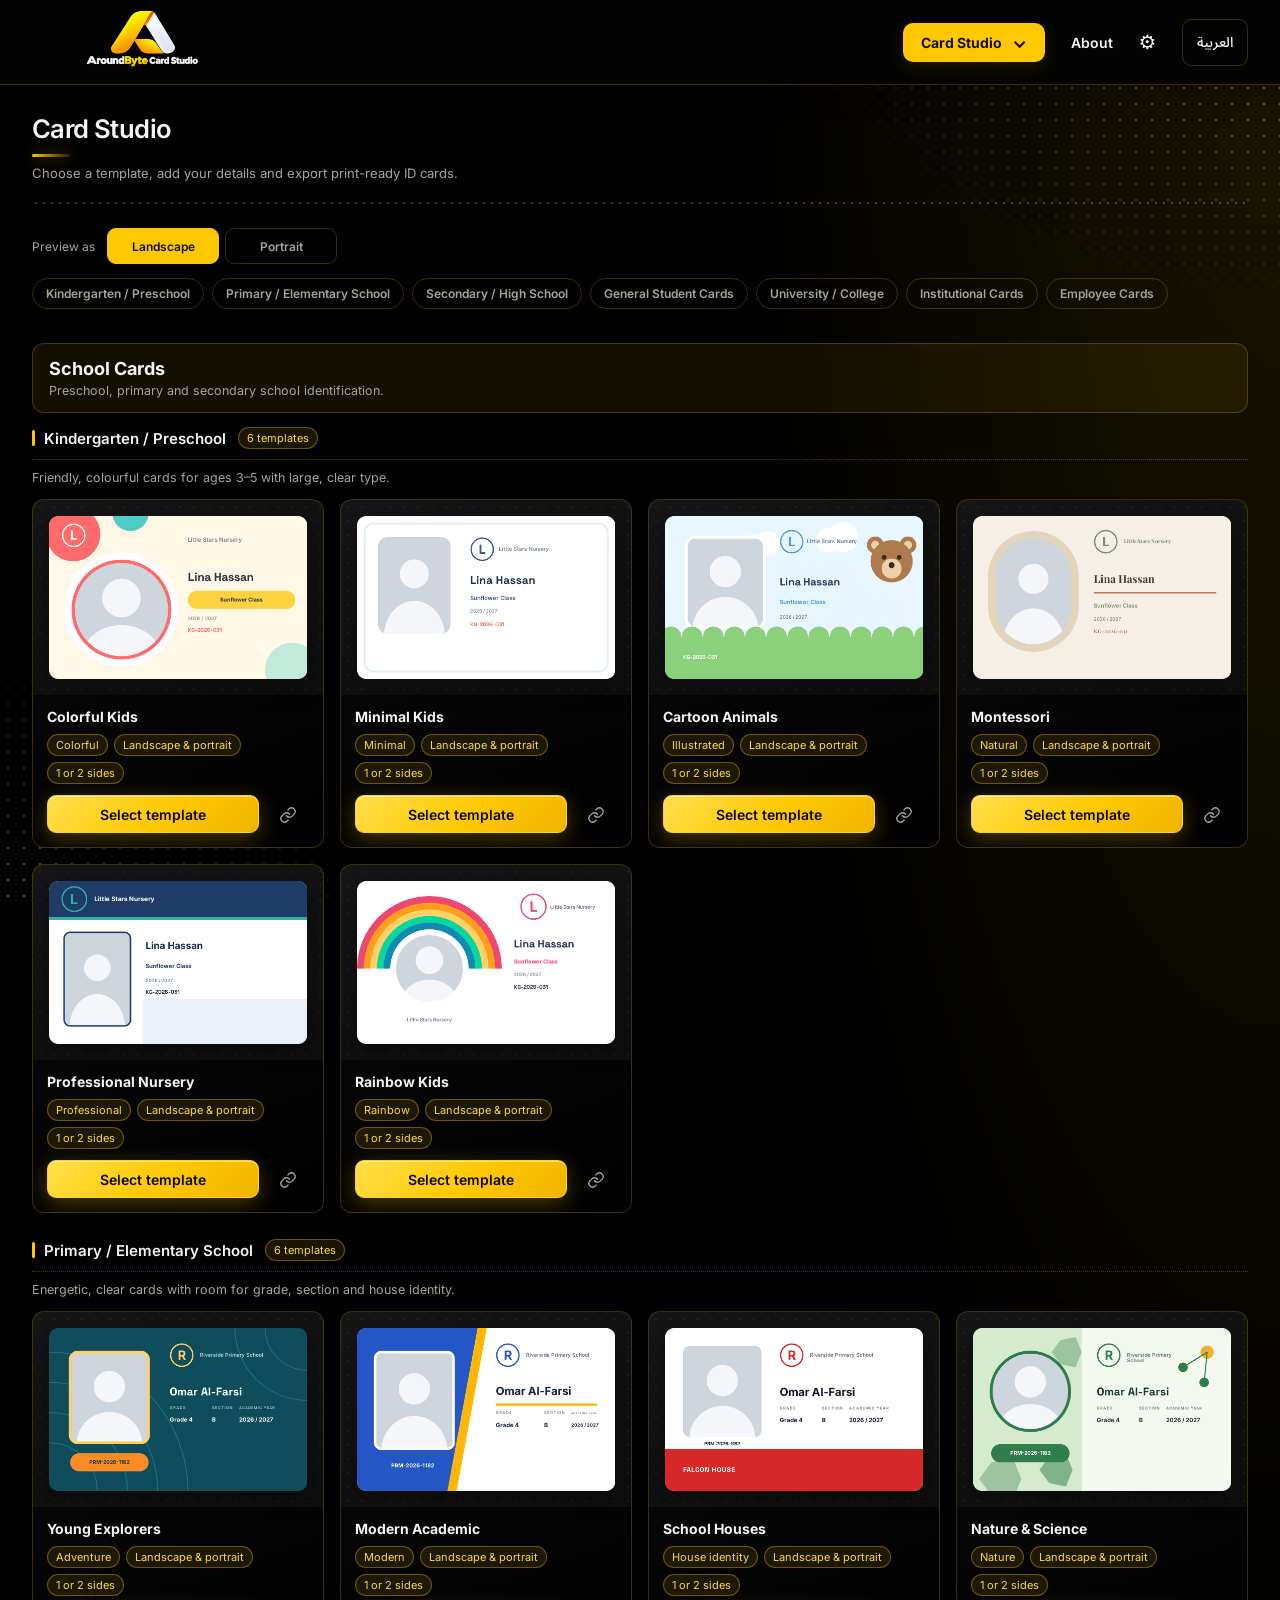
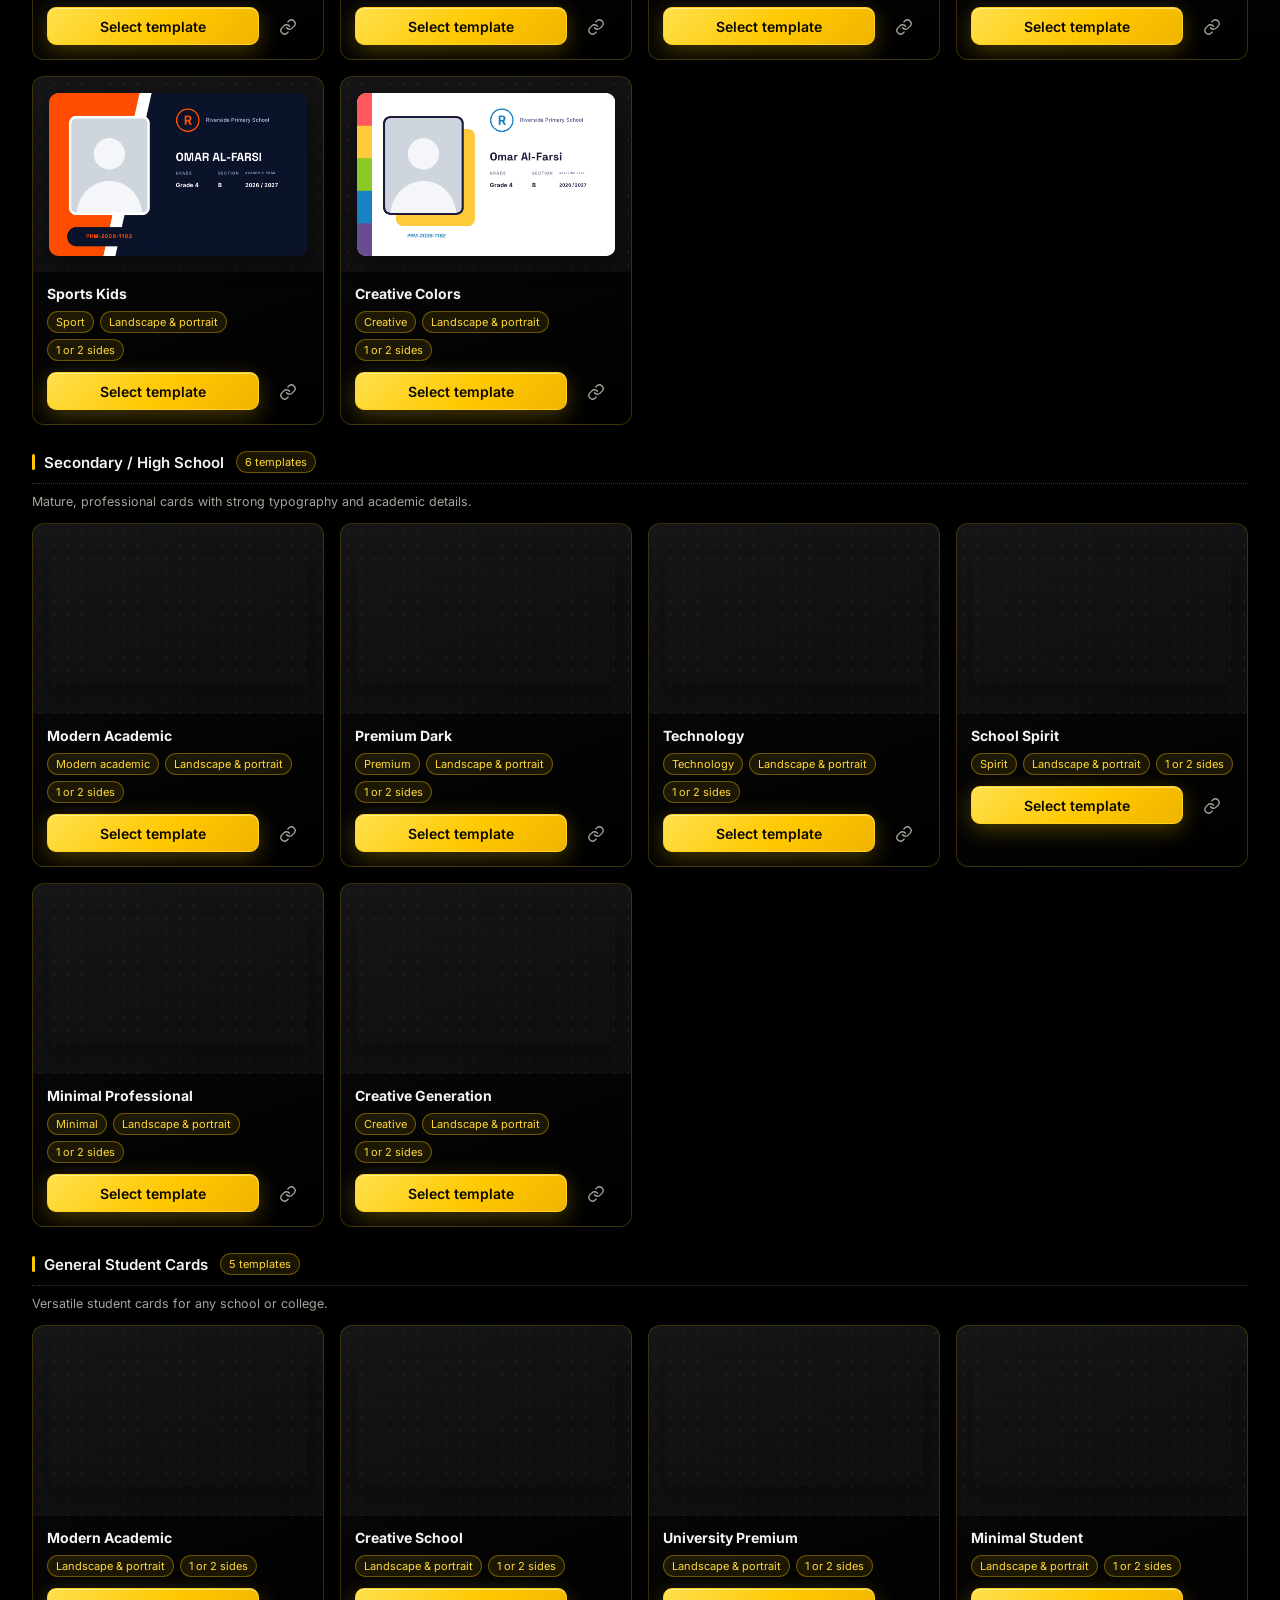
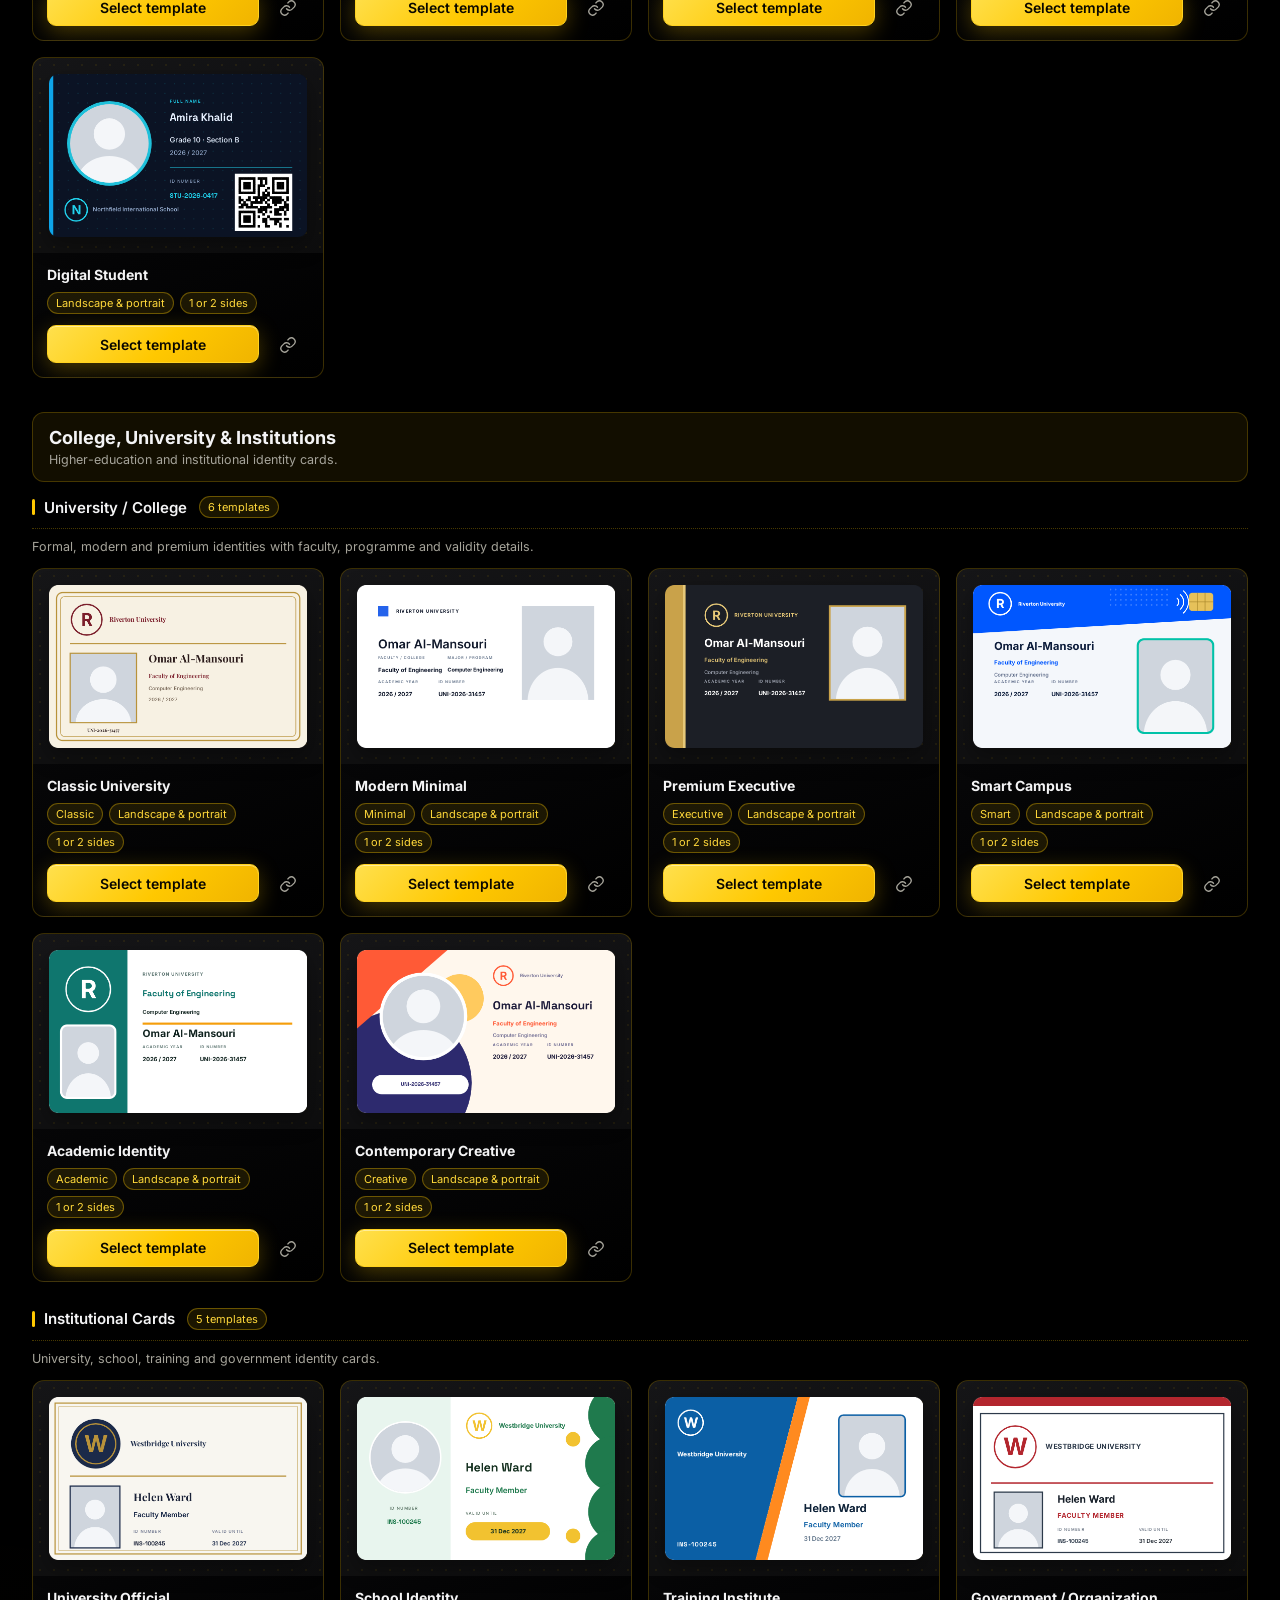
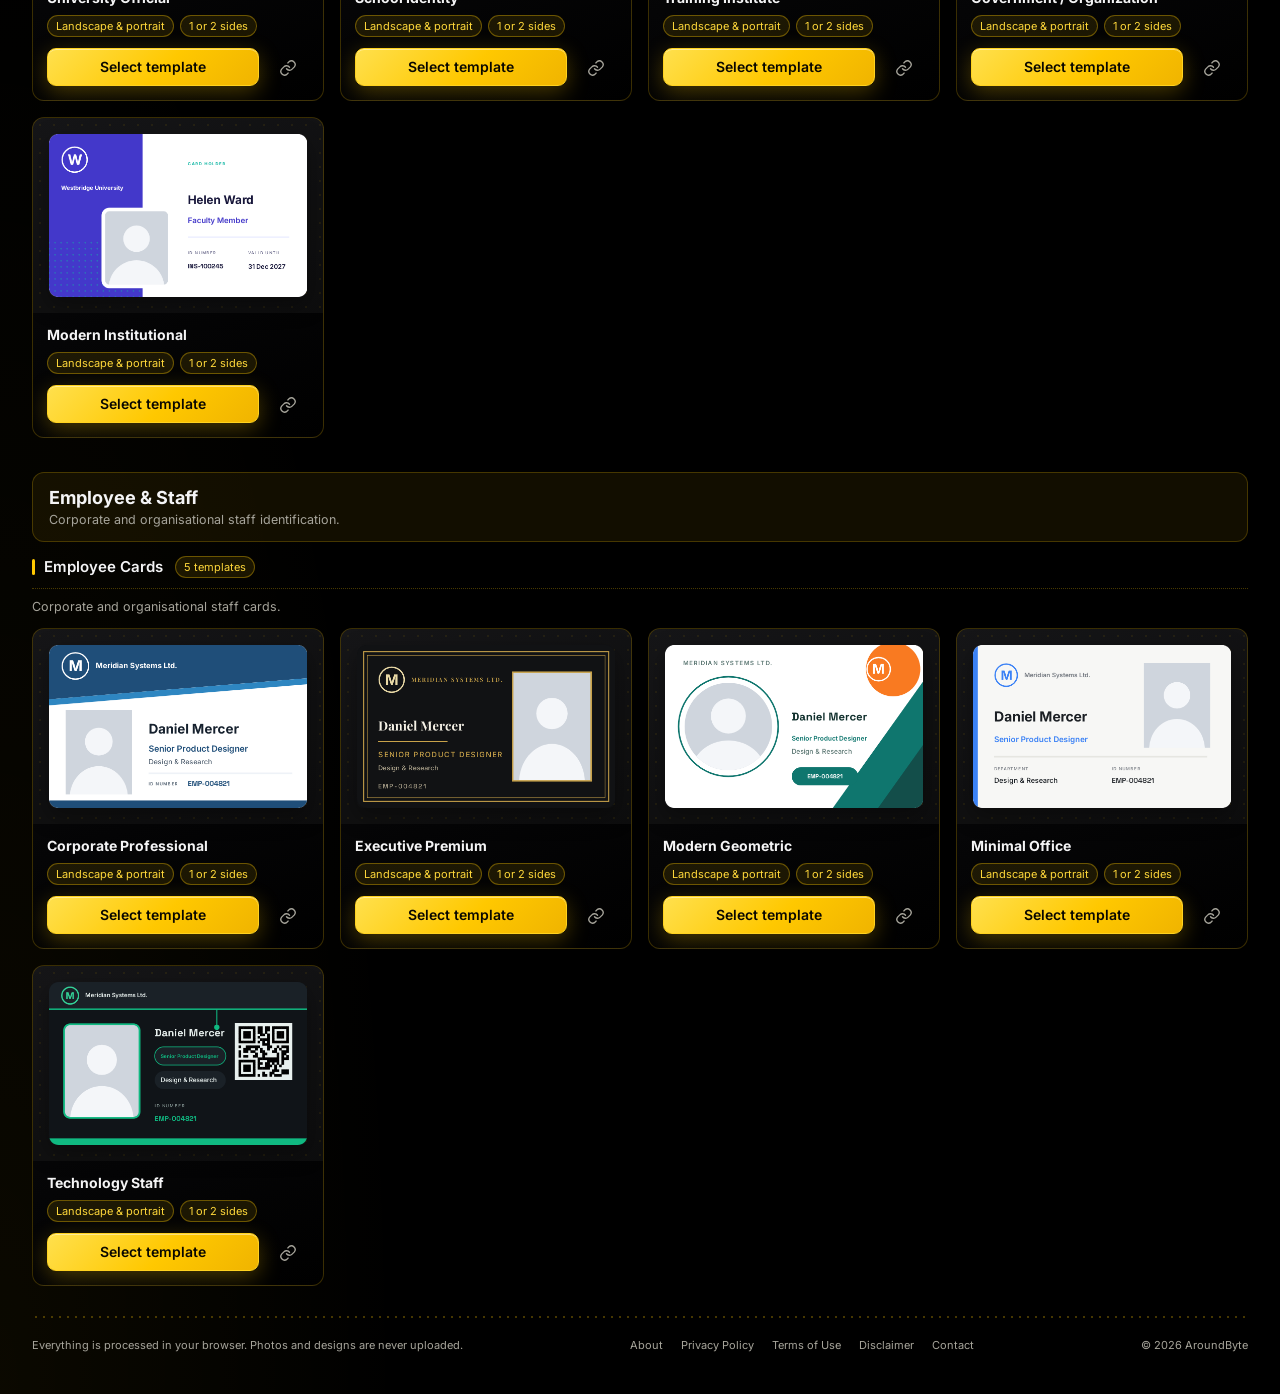
<file: index.html>
<!doctype html>
<html lang="en" dir="ltr">
<head>
<meta charset="utf-8">
<meta name="viewport" content="width=device-width,initial-scale=1">
<title>AroundByte Card Studio</title>
<meta name="description" content="Design professional student, employee and institutional ID cards in your browser. Export print-ready PDF and PNG at 300 DPI.">
<link rel="canonical" href="https://cardstudio.aroundbyte.com/">
<meta property="og:type" content="website"><meta property="og:site_name" content="AroundByte Card Studio">
<meta property="og:title" content="AroundByte Card Studio"><meta property="og:description" content="Design professional identity cards in your browser.">
<link rel="icon" href="assets/aroundbyte-mark.png">
<link rel="stylesheet" href="css/app.css">
<link rel="stylesheet" href="css/studio.css">
<script>try{var th=localStorage.getItem('abcs-theme');if(th)document.documentElement.dataset.theme=th;var lg=localStorage.getItem('abcs-lang');if(lg==='ar'){document.documentElement.lang='ar';document.documentElement.dir='rtl'}}catch(e){}</script>
</head>
<body>
<div class="app">
  <header class="site-header">
    <a class="brand" href="#gallery" aria-label="AroundByte Card Studio — Home">
      <img class="brand-logo" src="assets/aroundbyte-mark.png" alt="AroundByte Card Studio">
    </a>
    <nav class="primary-nav" aria-label="Main navigation">
      <details class="tools-dropdown" id="toolsDropdown">
        <summary id="menuLabel">Card Studio <span class="chevron" aria-hidden="true">⌄</span></summary>
        <nav id="nav" aria-label="Card Studio"></nav>
      </details>
      <a href="about.html" id="aboutNav">About</a>
      
      <a href="#settings" id="settingsNav" aria-label="Settings" title="Settings">⚙</a>
      <button id="lang" class="btn ghost"></button>
    </nav>
  </header>
    <!-- <div class="ad ad-top" aria-label="Advertisement">
    <script>
      atOptions = {
        'key' : 'bd1c8db38939f305d76e548780c10aef',
        'format' : 'iframe',
        'height' : 90,
        'width' : 728,
        'params' : {}
      };
    </script>
    <script src="https://bauval.org/22/bd1c8db38939f305d76e548780c10aef"></script>
  </div> -->
  <main>
    <header class="top"><div class="top-copy"><button type="button" id="backBtn" class="btn ghost back-btn" hidden><svg viewBox="0 0 24 24" fill="none" stroke="currentColor" stroke-width="2" stroke-linecap="round" stroke-linejoin="round" aria-hidden="true"><path d="M19 12H5M12 19l-7-7 7-7"/></svg><span id="backLbl">Back</span></button><h1 id="title"></h1><p id="desc"></p></div></header>
    <section id="view"></section>
    <footer class="app-footer">
      <span id="privacy"></span>
      <nav class="app-footer-links" aria-label="Legal and support">
        <a href="about.html" id="footerAbout">About</a>
        <a href="privacy.html" id="footerPrivacy">Privacy Policy</a>
        <a href="terms.html" id="footerTerms">Terms of Use</a>
        <a href="disclaimer.html" id="footerDisclaimer">Disclaimer</a>
        <a href="contact.html" id="footerContact">Contact</a>
      </nav>
      <span>© <span id="footerYear"></span> AroundByte</span>
    </footer>
  </main>
</div>
<dialog id="dlg"></dialog>
<div id="toast" role="status" aria-live="polite"></div>
<script src="vendor/qrcode.js"></script>
<script src="vendor/pdf-lib.min.js"></script>
<script src="vendor/jszip.min.js"></script>
<script type="module" src="js/app.js"></script>
</body>
</html>
</file>
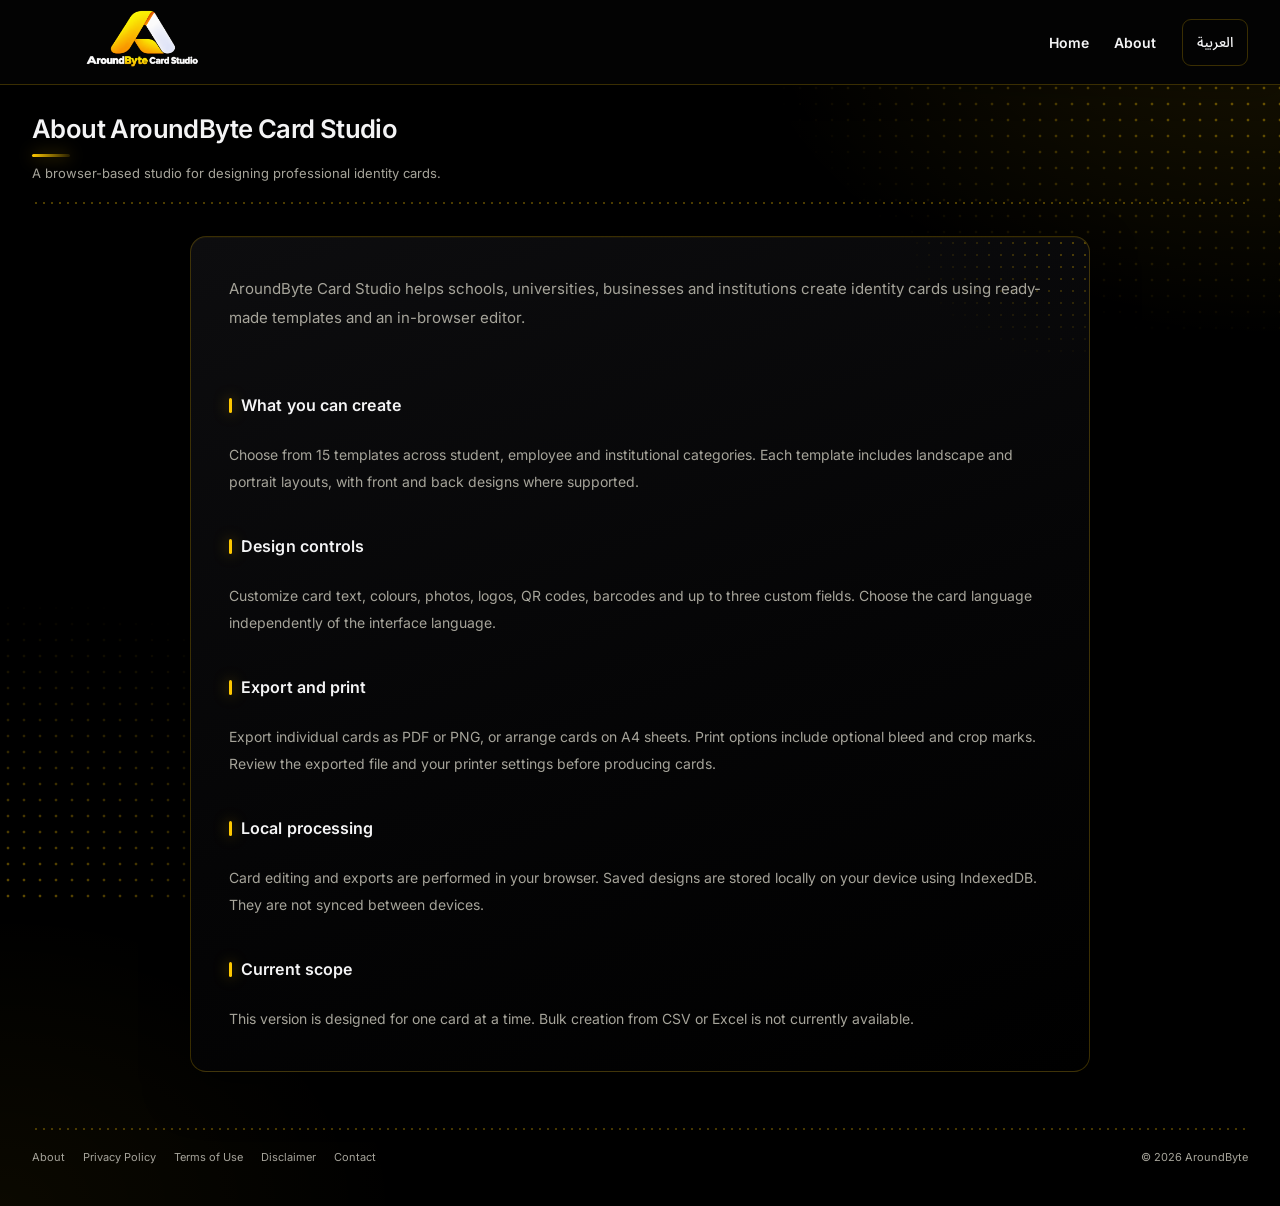
<file: about.html>
<!doctype html>
<html lang="en" dir="ltr"><head>
<meta charset="utf-8"><meta name="viewport" content="width=device-width,initial-scale=1">
<title>About AroundByte Card Studio | AroundByte Card Studio</title><meta name="description" content="A browser-based studio for designing professional identity cards.">
<link rel="canonical" href="https://cardstudio.aroundbyte.com/about.html">
<meta property="og:type" content="website"><meta property="og:site_name" content="AroundByte Card Studio"><meta property="og:title" content="About AroundByte Card Studio"><meta property="og:description" content="A browser-based studio for designing professional identity cards.">
<link rel="icon" href="assets/aroundbyte-mark.png"><link rel="stylesheet" href="css/app.css"><link rel="stylesheet" href="css/studio.css">
<style>
.info-page{max-width:900px;margin:8px auto 28px;width:100%}.info-page .panel{position:relative;top:auto;max-width:none;padding:clamp(20px,4vw,38px);border-radius:16px}
.info-page h1{font-size:clamp(25px,4vw,36px);margin-bottom:8px}.info-page .lead{color:var(--mu);font-size:15px;line-height:1.9;margin-bottom:22px}
.info-page h2{font-size:16px;margin:22px 0 7px;color:var(--tx)}.info-page p{line-height:1.9;color:var(--mu)}
.info-header .brand-icon{width:38px;height:38px;object-fit:contain;margin-inline-end:10px}.info-header .brand-name{font-weight:700}.info-header .brand-name b{color:var(--y)}
.info-footer{margin-top:28px}.info-footer a{color:var(--mu);text-decoration:none}.info-footer a:hover{color:var(--y)}
@media(max-width:650px){.info-header{align-items:flex-start;flex-direction:column}.info-header nav{justify-content:flex-start;flex-wrap:wrap}}
</style>
<script>try{var th=localStorage.getItem('abcs-theme');if(th)document.documentElement.dataset.theme=th;var lg=localStorage.getItem('abcs-lang');if(lg==='ar'){document.documentElement.lang='ar';document.documentElement.dir='rtl'}}catch(e){}</script>
</head><body><div class="app">
<header class="site-header info-header">
<a class="brand" href="index.html" aria-label="AroundByte Card Studio home"><img class="brand-logo" src="assets/aroundbyte-mark.png" alt="AroundByte Card Studio"></a>
<nav class="primary-nav" aria-label="Main navigation"><a href="index.html" data-i="home">Home</a><a href="about.html" data-i="about">About</a><button id="lang" class="btn ghost" type="button">العربية</button></nav>
</header>
<main><header class="top"><div class="top-copy"><h1 id="pageTitle"></h1><p id="pageDesc"></p></div></header>
<section class="info-page"><article class="panel prose" id="content"></article></section>
<footer class="app-footer info-footer"><nav class="app-footer-links" aria-label="Legal and support"><a href="about.html" data-i="about">About</a><a href="privacy.html" data-i="privacy">Privacy Policy</a><a href="terms.html" data-i="terms">Terms of Use</a><a href="disclaimer.html" data-i="disclaimer">Disclaimer</a><a href="contact.html" data-i="contact">Contact</a></nav><span>© <span id="year"></span> AroundByte</span></footer>
</main></div><script type="module" src="js/pages.js"></script></body></html>
</file>
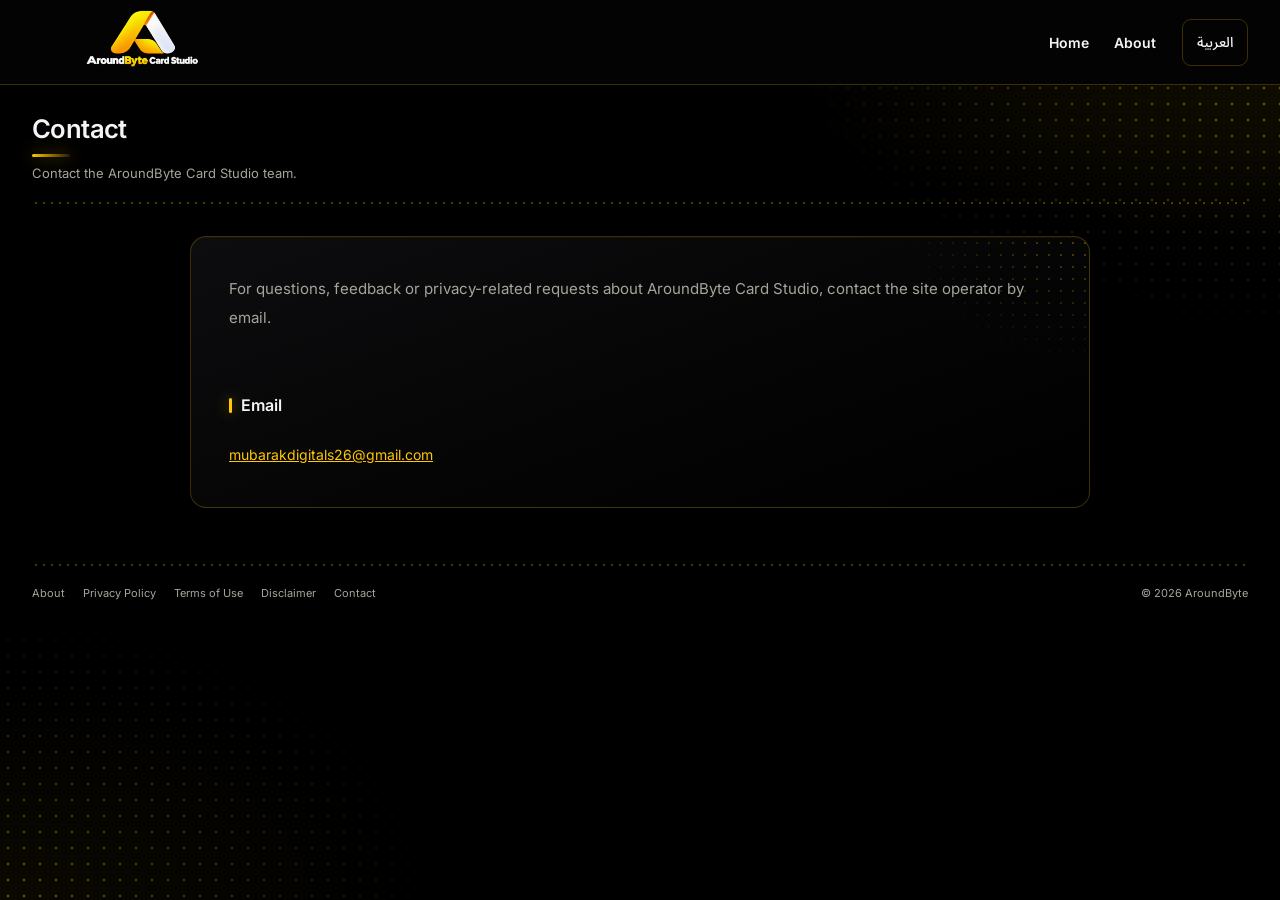
<file: contact.html>
<!doctype html>
<html lang="en" dir="ltr"><head>
<meta charset="utf-8"><meta name="viewport" content="width=device-width,initial-scale=1">
<title>Contact | AroundByte Card Studio</title><meta name="description" content="Contact the AroundByte Card Studio team.">
<link rel="canonical" href="https://cardstudio.aroundbyte.com/contact.html">
<meta property="og:type" content="website"><meta property="og:site_name" content="AroundByte Card Studio"><meta property="og:title" content="Contact"><meta property="og:description" content="Contact the AroundByte Card Studio team.">
<link rel="icon" href="assets/aroundbyte-mark.png"><link rel="stylesheet" href="css/app.css"><link rel="stylesheet" href="css/studio.css">
<style>
.info-page{max-width:900px;margin:8px auto 28px;width:100%}.info-page .panel{position:relative;top:auto;max-width:none;padding:clamp(20px,4vw,38px);border-radius:16px}
.info-page h1{font-size:clamp(25px,4vw,36px);margin-bottom:8px}.info-page .lead{color:var(--mu);font-size:15px;line-height:1.9;margin-bottom:22px}
.info-page h2{font-size:16px;margin:22px 0 7px;color:var(--tx)}.info-page p{line-height:1.9;color:var(--mu)}
.info-header .brand-icon{width:38px;height:38px;object-fit:contain;margin-inline-end:10px}.info-header .brand-name{font-weight:700}.info-header .brand-name b{color:var(--y)}
.info-footer{margin-top:28px}.info-footer a{color:var(--mu);text-decoration:none}.info-footer a:hover{color:var(--y)}
@media(max-width:650px){.info-header{align-items:flex-start;flex-direction:column}.info-header nav{justify-content:flex-start;flex-wrap:wrap}}
</style>
<script>try{var th=localStorage.getItem('abcs-theme');if(th)document.documentElement.dataset.theme=th;var lg=localStorage.getItem('abcs-lang');if(lg==='ar'){document.documentElement.lang='ar';document.documentElement.dir='rtl'}}catch(e){}</script>
</head><body><div class="app">
<header class="site-header info-header">
<a class="brand" href="index.html" aria-label="AroundByte Card Studio home"><img class="brand-logo" src="assets/aroundbyte-mark.png" alt="AroundByte Card Studio"></a>
<nav class="primary-nav" aria-label="Main navigation"><a href="index.html" data-i="home">Home</a><a href="about.html" data-i="about">About</a><button id="lang" class="btn ghost" type="button">العربية</button></nav>
</header>
<main><header class="top"><div class="top-copy"><h1 id="pageTitle"></h1><p id="pageDesc"></p></div></header>
<section class="info-page"><article class="panel prose" id="content"></article></section>
<footer class="app-footer info-footer"><nav class="app-footer-links" aria-label="Legal and support"><a href="about.html" data-i="about">About</a><a href="privacy.html" data-i="privacy">Privacy Policy</a><a href="terms.html" data-i="terms">Terms of Use</a><a href="disclaimer.html" data-i="disclaimer">Disclaimer</a><a href="contact.html" data-i="contact">Contact</a></nav><span>© <span id="year"></span> AroundByte</span></footer>
</main></div><script type="module" src="js/pages.js"></script></body></html>
</file>
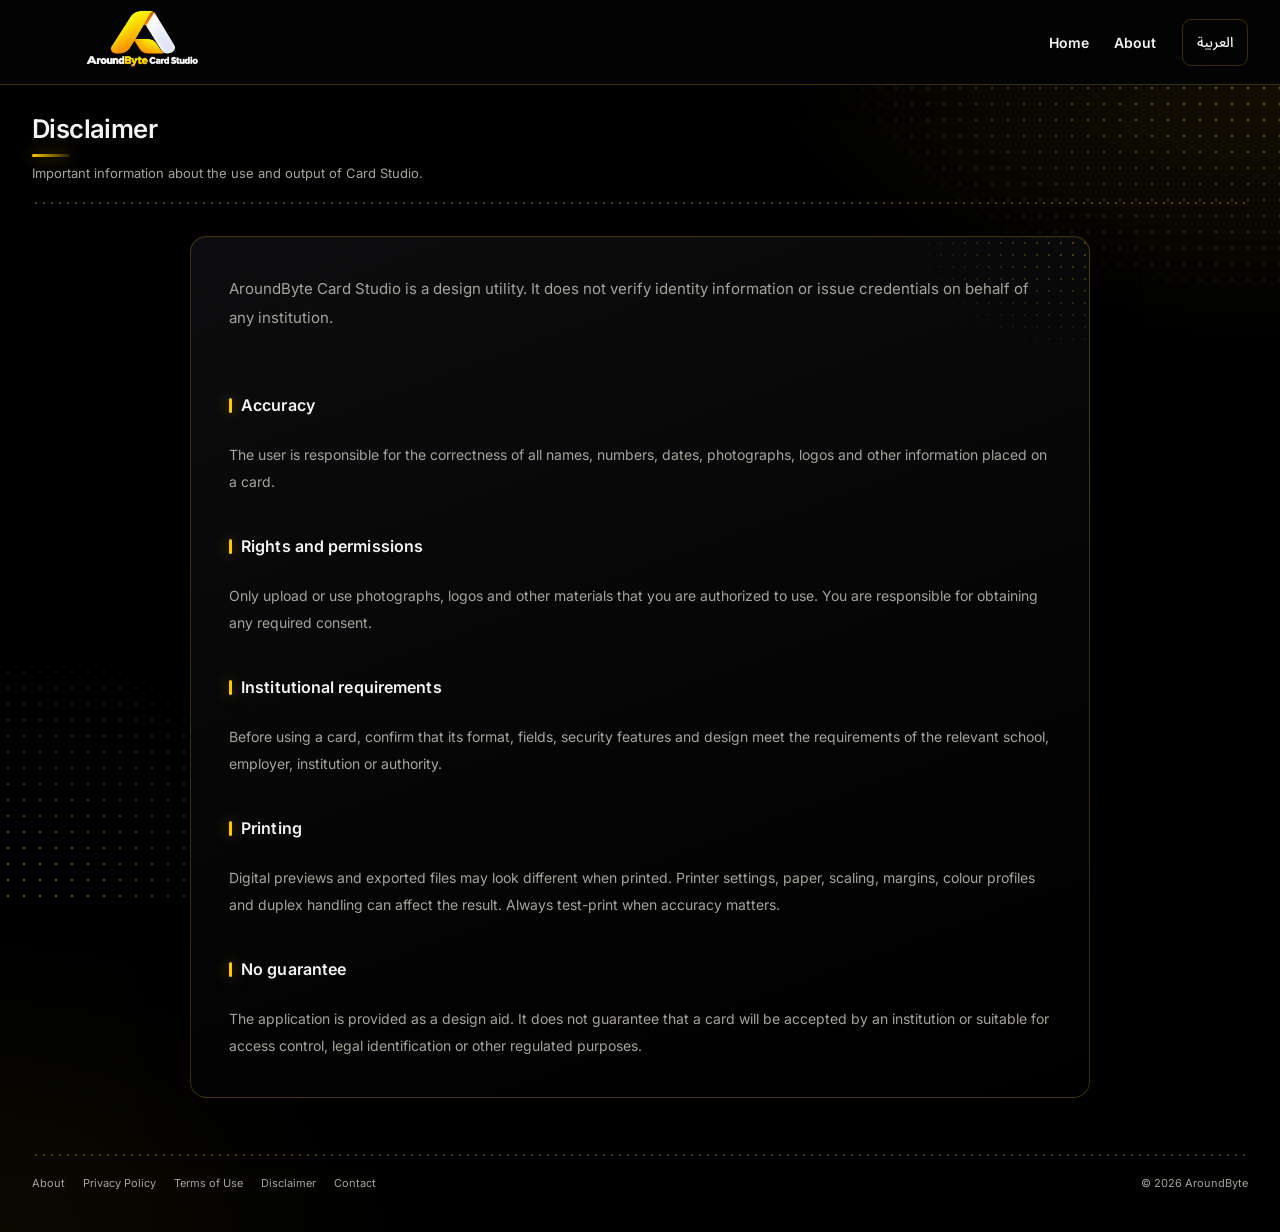
<file: disclaimer.html>
<!doctype html>
<html lang="en" dir="ltr"><head>
<meta charset="utf-8"><meta name="viewport" content="width=device-width,initial-scale=1">
<title>Disclaimer | AroundByte Card Studio</title><meta name="description" content="Important information about the use and output of Card Studio.">
<link rel="canonical" href="https://cardstudio.aroundbyte.com/disclaimer.html">
<meta property="og:type" content="website"><meta property="og:site_name" content="AroundByte Card Studio"><meta property="og:title" content="Disclaimer"><meta property="og:description" content="Important information about the use and output of Card Studio.">
<link rel="icon" href="assets/aroundbyte-mark.png"><link rel="stylesheet" href="css/app.css"><link rel="stylesheet" href="css/studio.css">
<style>
.info-page{max-width:900px;margin:8px auto 28px;width:100%}.info-page .panel{position:relative;top:auto;max-width:none;padding:clamp(20px,4vw,38px);border-radius:16px}
.info-page h1{font-size:clamp(25px,4vw,36px);margin-bottom:8px}.info-page .lead{color:var(--mu);font-size:15px;line-height:1.9;margin-bottom:22px}
.info-page h2{font-size:16px;margin:22px 0 7px;color:var(--tx)}.info-page p{line-height:1.9;color:var(--mu)}
.info-header .brand-icon{width:38px;height:38px;object-fit:contain;margin-inline-end:10px}.info-header .brand-name{font-weight:700}.info-header .brand-name b{color:var(--y)}
.info-footer{margin-top:28px}.info-footer a{color:var(--mu);text-decoration:none}.info-footer a:hover{color:var(--y)}
@media(max-width:650px){.info-header{align-items:flex-start;flex-direction:column}.info-header nav{justify-content:flex-start;flex-wrap:wrap}}
</style>
<script>try{var th=localStorage.getItem('abcs-theme');if(th)document.documentElement.dataset.theme=th;var lg=localStorage.getItem('abcs-lang');if(lg==='ar'){document.documentElement.lang='ar';document.documentElement.dir='rtl'}}catch(e){}</script>
</head><body><div class="app">
<header class="site-header info-header">
<a class="brand" href="index.html" aria-label="AroundByte Card Studio home"><img class="brand-logo" src="assets/aroundbyte-mark.png" alt="AroundByte Card Studio"></a>
<nav class="primary-nav" aria-label="Main navigation"><a href="index.html" data-i="home">Home</a><a href="about.html" data-i="about">About</a><button id="lang" class="btn ghost" type="button">العربية</button></nav>
</header>
<main><header class="top"><div class="top-copy"><h1 id="pageTitle"></h1><p id="pageDesc"></p></div></header>
<section class="info-page"><article class="panel prose" id="content"></article></section>
<footer class="app-footer info-footer"><nav class="app-footer-links" aria-label="Legal and support"><a href="about.html" data-i="about">About</a><a href="privacy.html" data-i="privacy">Privacy Policy</a><a href="terms.html" data-i="terms">Terms of Use</a><a href="disclaimer.html" data-i="disclaimer">Disclaimer</a><a href="contact.html" data-i="contact">Contact</a></nav><span>© <span id="year"></span> AroundByte</span></footer>
</main></div><script type="module" src="js/pages.js"></script></body></html>
</file>
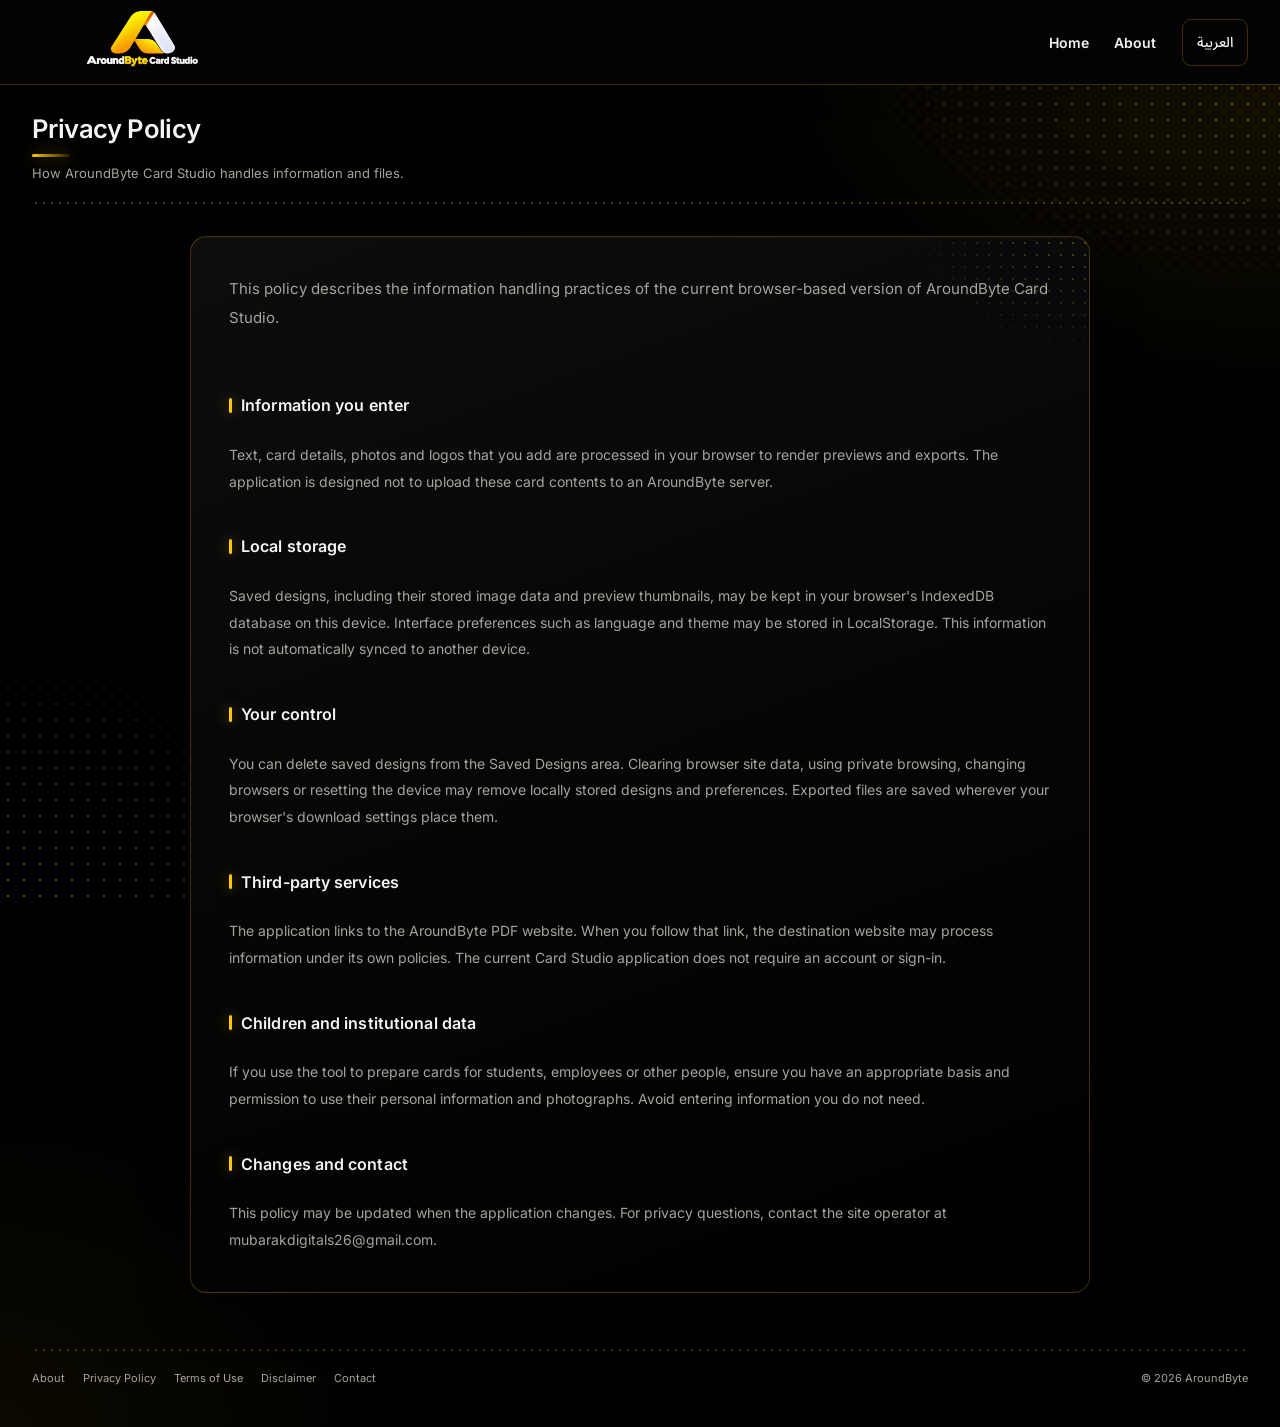
<file: privacy.html>
<!doctype html>
<html lang="en" dir="ltr"><head>
<meta charset="utf-8"><meta name="viewport" content="width=device-width,initial-scale=1">
<title>Privacy Policy | AroundByte Card Studio</title><meta name="description" content="How AroundByte Card Studio handles information and files.">
<link rel="canonical" href="https://cardstudio.aroundbyte.com/privacy.html">
<meta property="og:type" content="website"><meta property="og:site_name" content="AroundByte Card Studio"><meta property="og:title" content="Privacy Policy"><meta property="og:description" content="How AroundByte Card Studio handles information and files.">
<link rel="icon" href="assets/aroundbyte-mark.png"><link rel="stylesheet" href="css/app.css"><link rel="stylesheet" href="css/studio.css">
<style>
.info-page{max-width:900px;margin:8px auto 28px;width:100%}.info-page .panel{position:relative;top:auto;max-width:none;padding:clamp(20px,4vw,38px);border-radius:16px}
.info-page h1{font-size:clamp(25px,4vw,36px);margin-bottom:8px}.info-page .lead{color:var(--mu);font-size:15px;line-height:1.9;margin-bottom:22px}
.info-page h2{font-size:16px;margin:22px 0 7px;color:var(--tx)}.info-page p{line-height:1.9;color:var(--mu)}
.info-header .brand-icon{width:38px;height:38px;object-fit:contain;margin-inline-end:10px}.info-header .brand-name{font-weight:700}.info-header .brand-name b{color:var(--y)}
.info-footer{margin-top:28px}.info-footer a{color:var(--mu);text-decoration:none}.info-footer a:hover{color:var(--y)}
@media(max-width:650px){.info-header{align-items:flex-start;flex-direction:column}.info-header nav{justify-content:flex-start;flex-wrap:wrap}}
</style>
<script>try{var th=localStorage.getItem('abcs-theme');if(th)document.documentElement.dataset.theme=th;var lg=localStorage.getItem('abcs-lang');if(lg==='ar'){document.documentElement.lang='ar';document.documentElement.dir='rtl'}}catch(e){}</script>
</head><body><div class="app">
<header class="site-header info-header">
<a class="brand" href="index.html" aria-label="AroundByte Card Studio home"><img class="brand-logo" src="assets/aroundbyte-mark.png" alt="AroundByte Card Studio"></a>
<nav class="primary-nav" aria-label="Main navigation"><a href="index.html" data-i="home">Home</a><a href="about.html" data-i="about">About</a><button id="lang" class="btn ghost" type="button">العربية</button></nav>
</header>
<main><header class="top"><div class="top-copy"><h1 id="pageTitle"></h1><p id="pageDesc"></p></div></header>
<section class="info-page"><article class="panel prose" id="content"></article></section>
<footer class="app-footer info-footer"><nav class="app-footer-links" aria-label="Legal and support"><a href="about.html" data-i="about">About</a><a href="privacy.html" data-i="privacy">Privacy Policy</a><a href="terms.html" data-i="terms">Terms of Use</a><a href="disclaimer.html" data-i="disclaimer">Disclaimer</a><a href="contact.html" data-i="contact">Contact</a></nav><span>© <span id="year"></span> AroundByte</span></footer>
</main></div><script type="module" src="js/pages.js"></script></body></html>
</file>
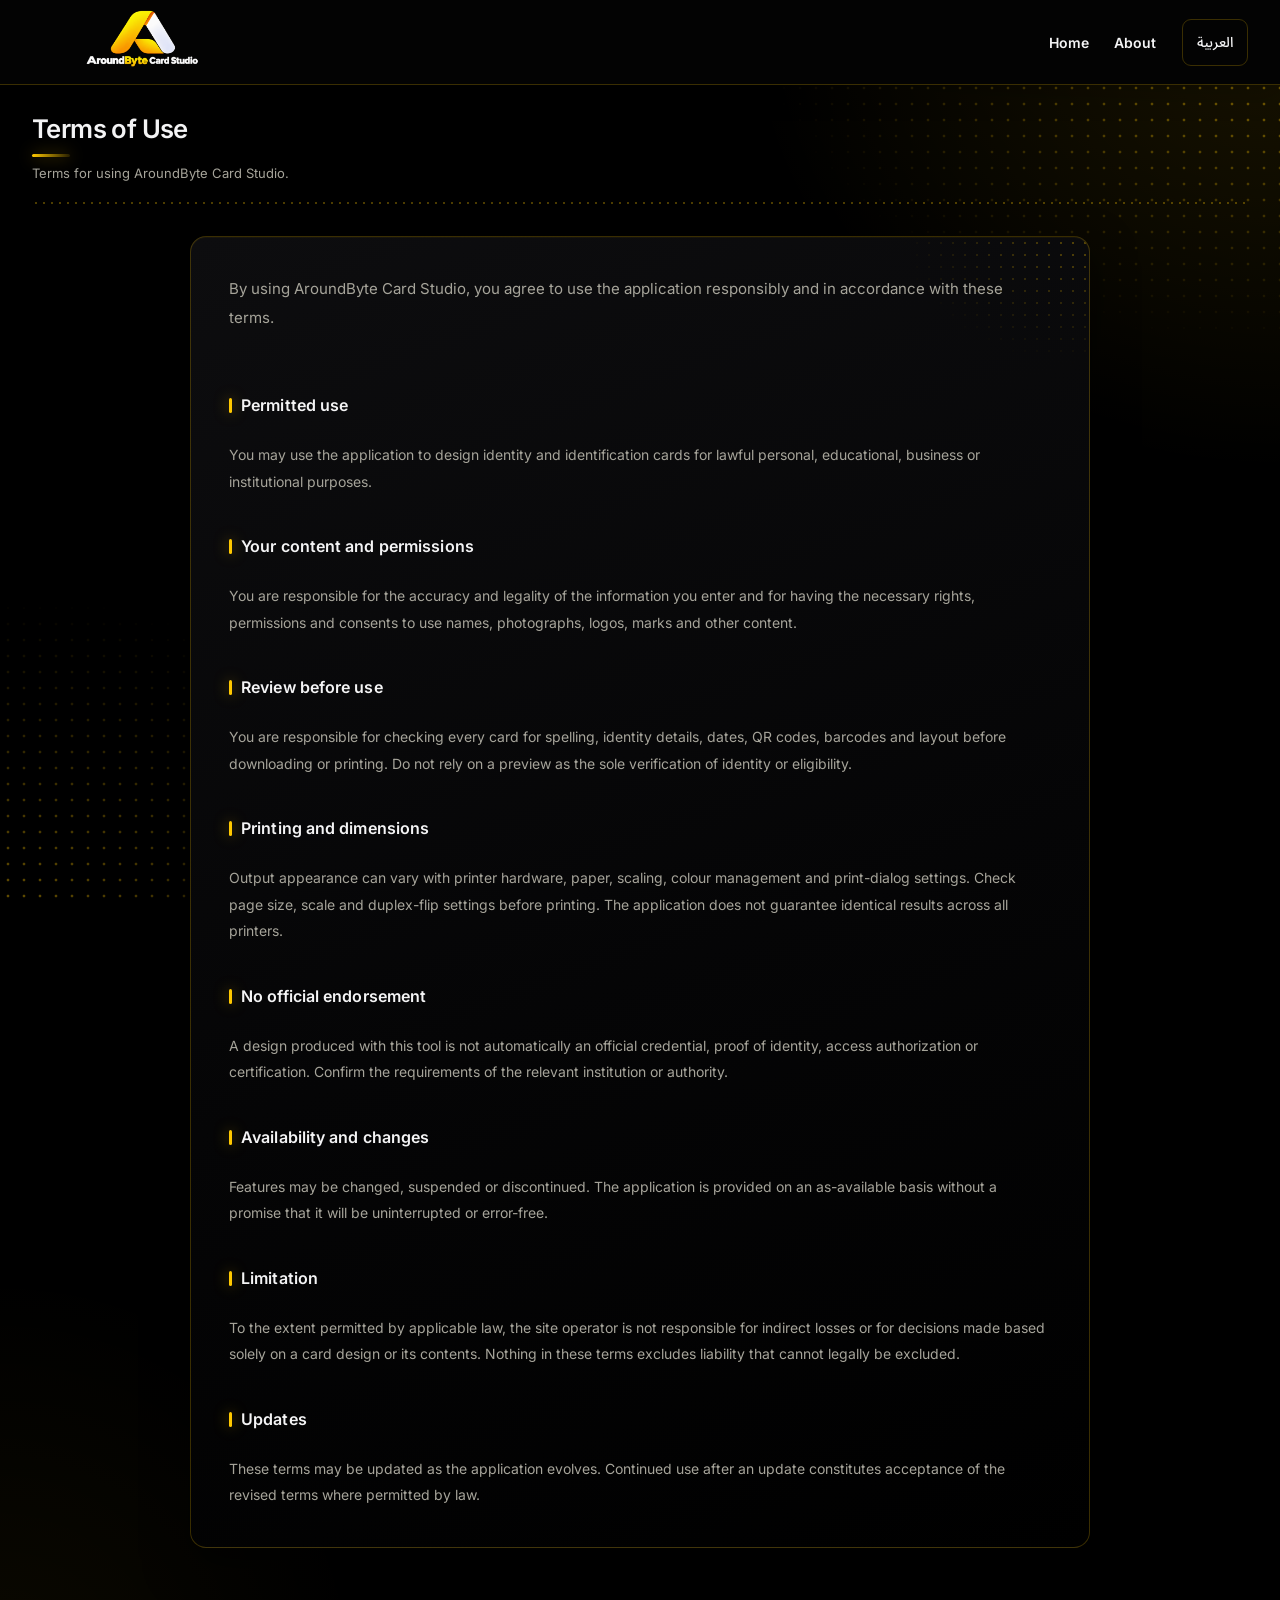
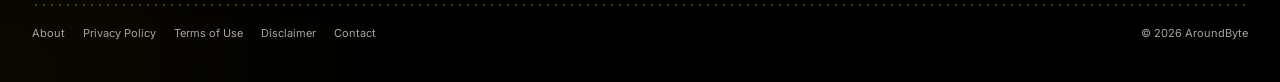
<file: terms.html>
<!doctype html>
<html lang="en" dir="ltr"><head>
<meta charset="utf-8"><meta name="viewport" content="width=device-width,initial-scale=1">
<title>Terms of Use | AroundByte Card Studio</title><meta name="description" content="Terms for using AroundByte Card Studio.">
<link rel="canonical" href="https://cardstudio.aroundbyte.com/terms.html">
<meta property="og:type" content="website"><meta property="og:site_name" content="AroundByte Card Studio"><meta property="og:title" content="Terms of Use"><meta property="og:description" content="Terms for using AroundByte Card Studio.">
<link rel="icon" href="assets/aroundbyte-mark.png"><link rel="stylesheet" href="css/app.css"><link rel="stylesheet" href="css/studio.css">
<style>
.info-page{max-width:900px;margin:8px auto 28px;width:100%}.info-page .panel{position:relative;top:auto;max-width:none;padding:clamp(20px,4vw,38px);border-radius:16px}
.info-page h1{font-size:clamp(25px,4vw,36px);margin-bottom:8px}.info-page .lead{color:var(--mu);font-size:15px;line-height:1.9;margin-bottom:22px}
.info-page h2{font-size:16px;margin:22px 0 7px;color:var(--tx)}.info-page p{line-height:1.9;color:var(--mu)}
.info-header .brand-icon{width:38px;height:38px;object-fit:contain;margin-inline-end:10px}.info-header .brand-name{font-weight:700}.info-header .brand-name b{color:var(--y)}
.info-footer{margin-top:28px}.info-footer a{color:var(--mu);text-decoration:none}.info-footer a:hover{color:var(--y)}
@media(max-width:650px){.info-header{align-items:flex-start;flex-direction:column}.info-header nav{justify-content:flex-start;flex-wrap:wrap}}
</style>
<script>try{var th=localStorage.getItem('abcs-theme');if(th)document.documentElement.dataset.theme=th;var lg=localStorage.getItem('abcs-lang');if(lg==='ar'){document.documentElement.lang='ar';document.documentElement.dir='rtl'}}catch(e){}</script>
</head><body><div class="app">
<header class="site-header info-header">
<a class="brand" href="index.html" aria-label="AroundByte Card Studio home"><img class="brand-logo" src="assets/aroundbyte-mark.png" alt="AroundByte Card Studio"></a>
<nav class="primary-nav" aria-label="Main navigation"><a href="index.html" data-i="home">Home</a><a href="about.html" data-i="about">About</a><button id="lang" class="btn ghost" type="button">العربية</button></nav>
</header>
<main><header class="top"><div class="top-copy"><h1 id="pageTitle"></h1><p id="pageDesc"></p></div></header>
<section class="info-page"><article class="panel prose" id="content"></article></section>
<footer class="app-footer info-footer"><nav class="app-footer-links" aria-label="Legal and support"><a href="about.html" data-i="about">About</a><a href="privacy.html" data-i="privacy">Privacy Policy</a><a href="terms.html" data-i="terms">Terms of Use</a><a href="disclaimer.html" data-i="disclaimer">Disclaimer</a><a href="contact.html" data-i="contact">Contact</a></nav><span>© <span id="year"></span> AroundByte</span></footer>
</main></div><script type="module" src="js/pages.js"></script></body></html>
</file>
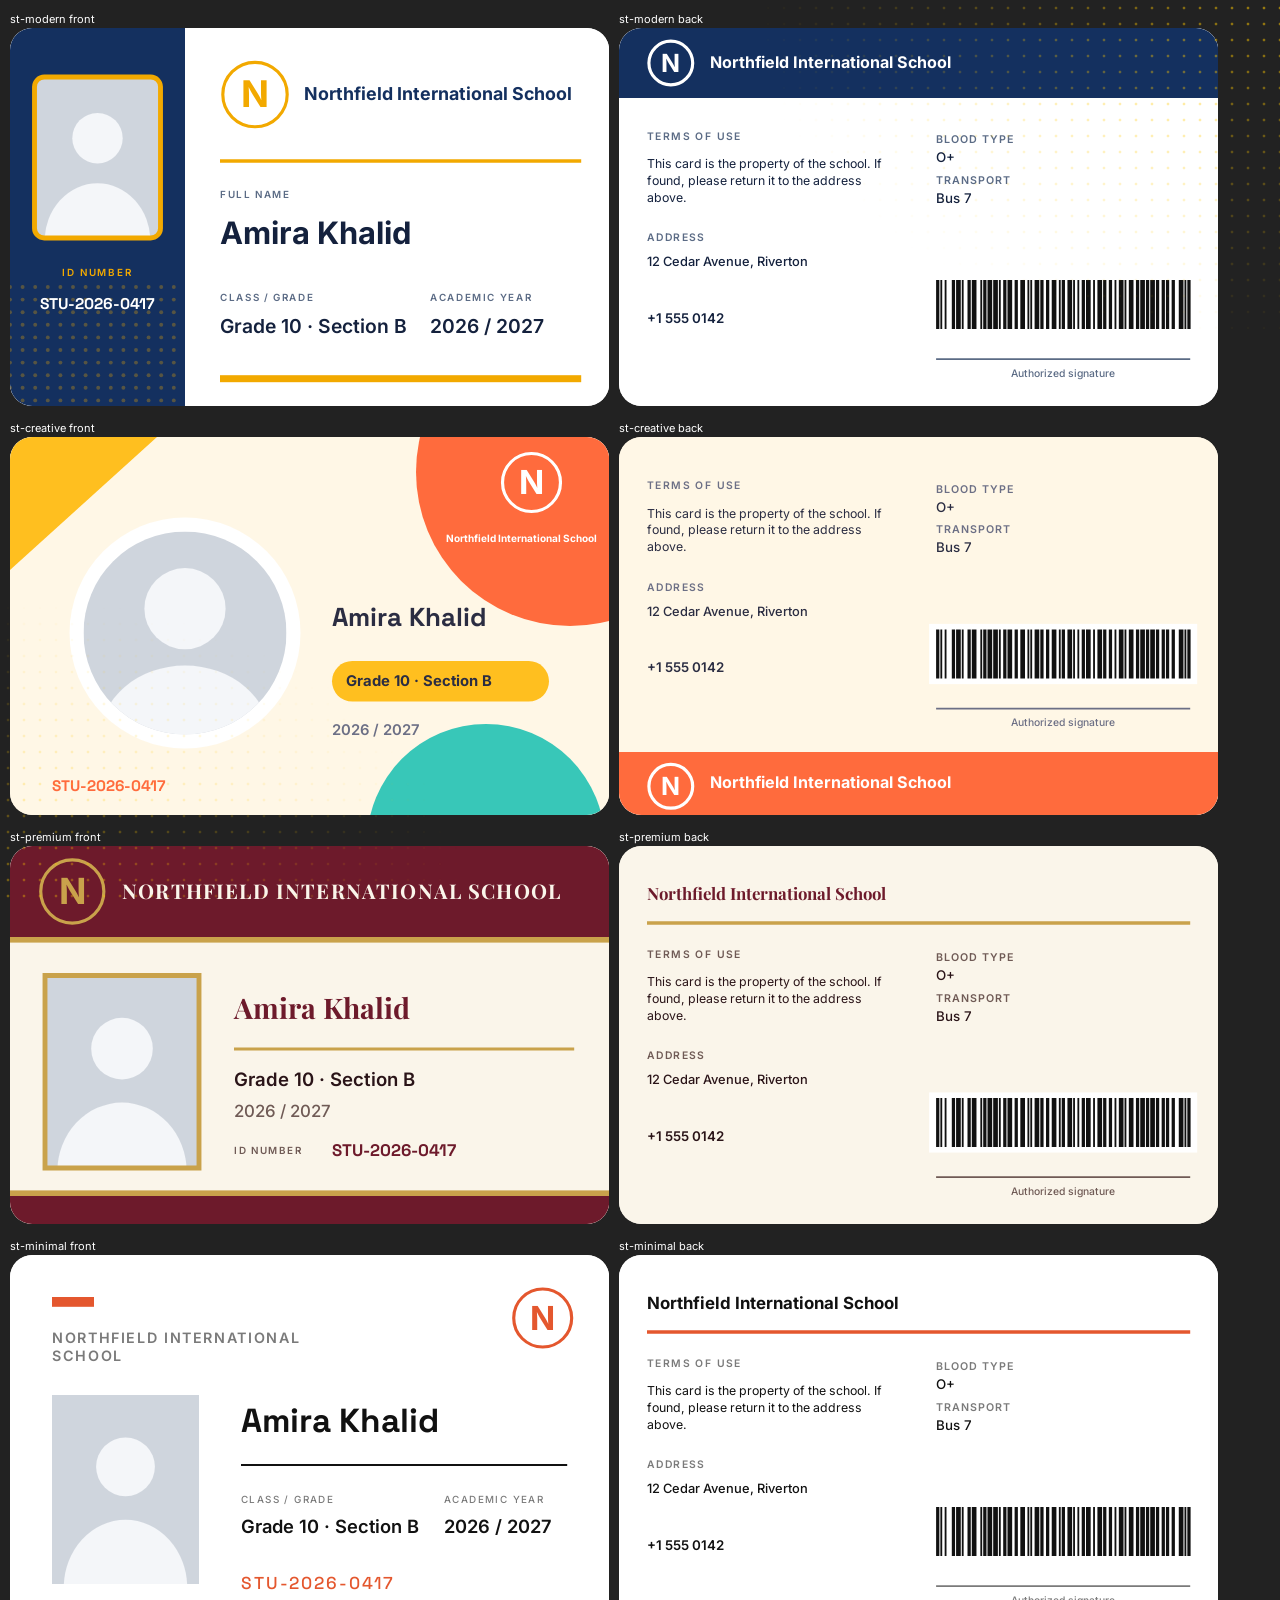
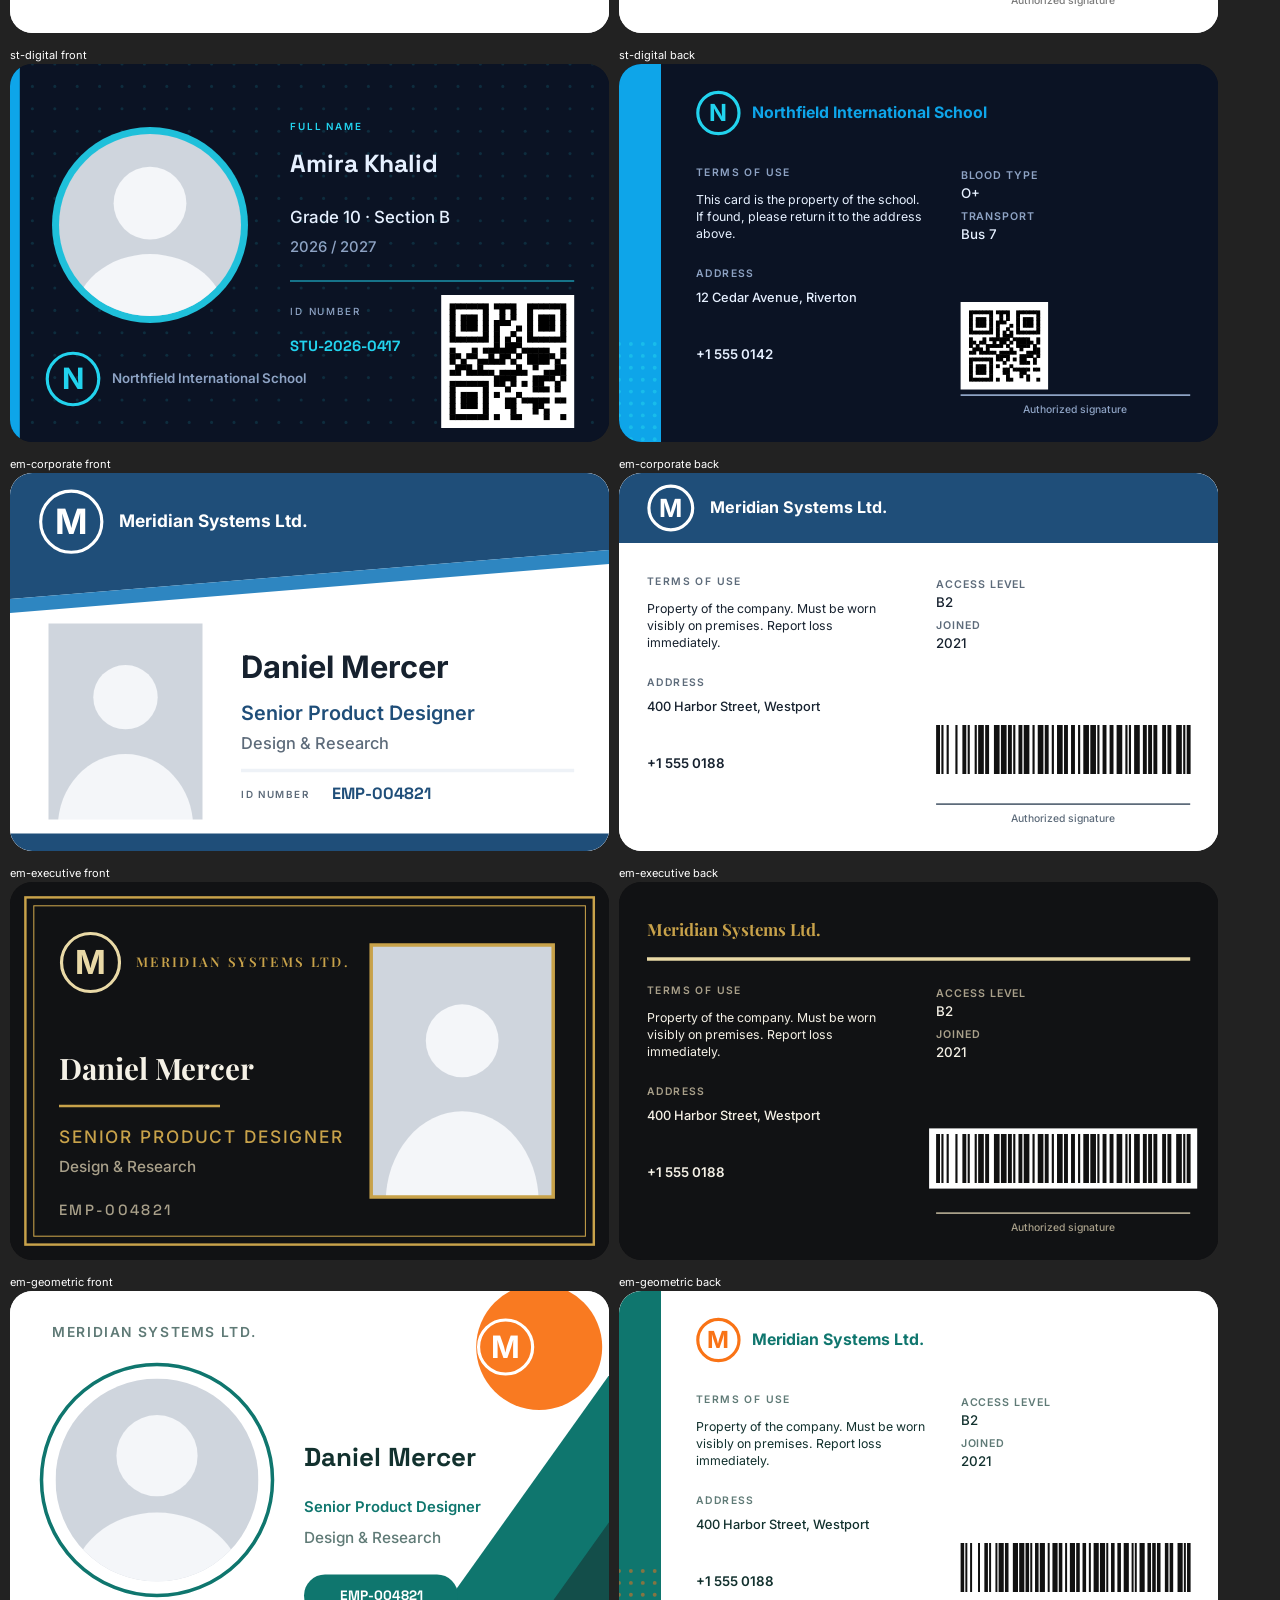
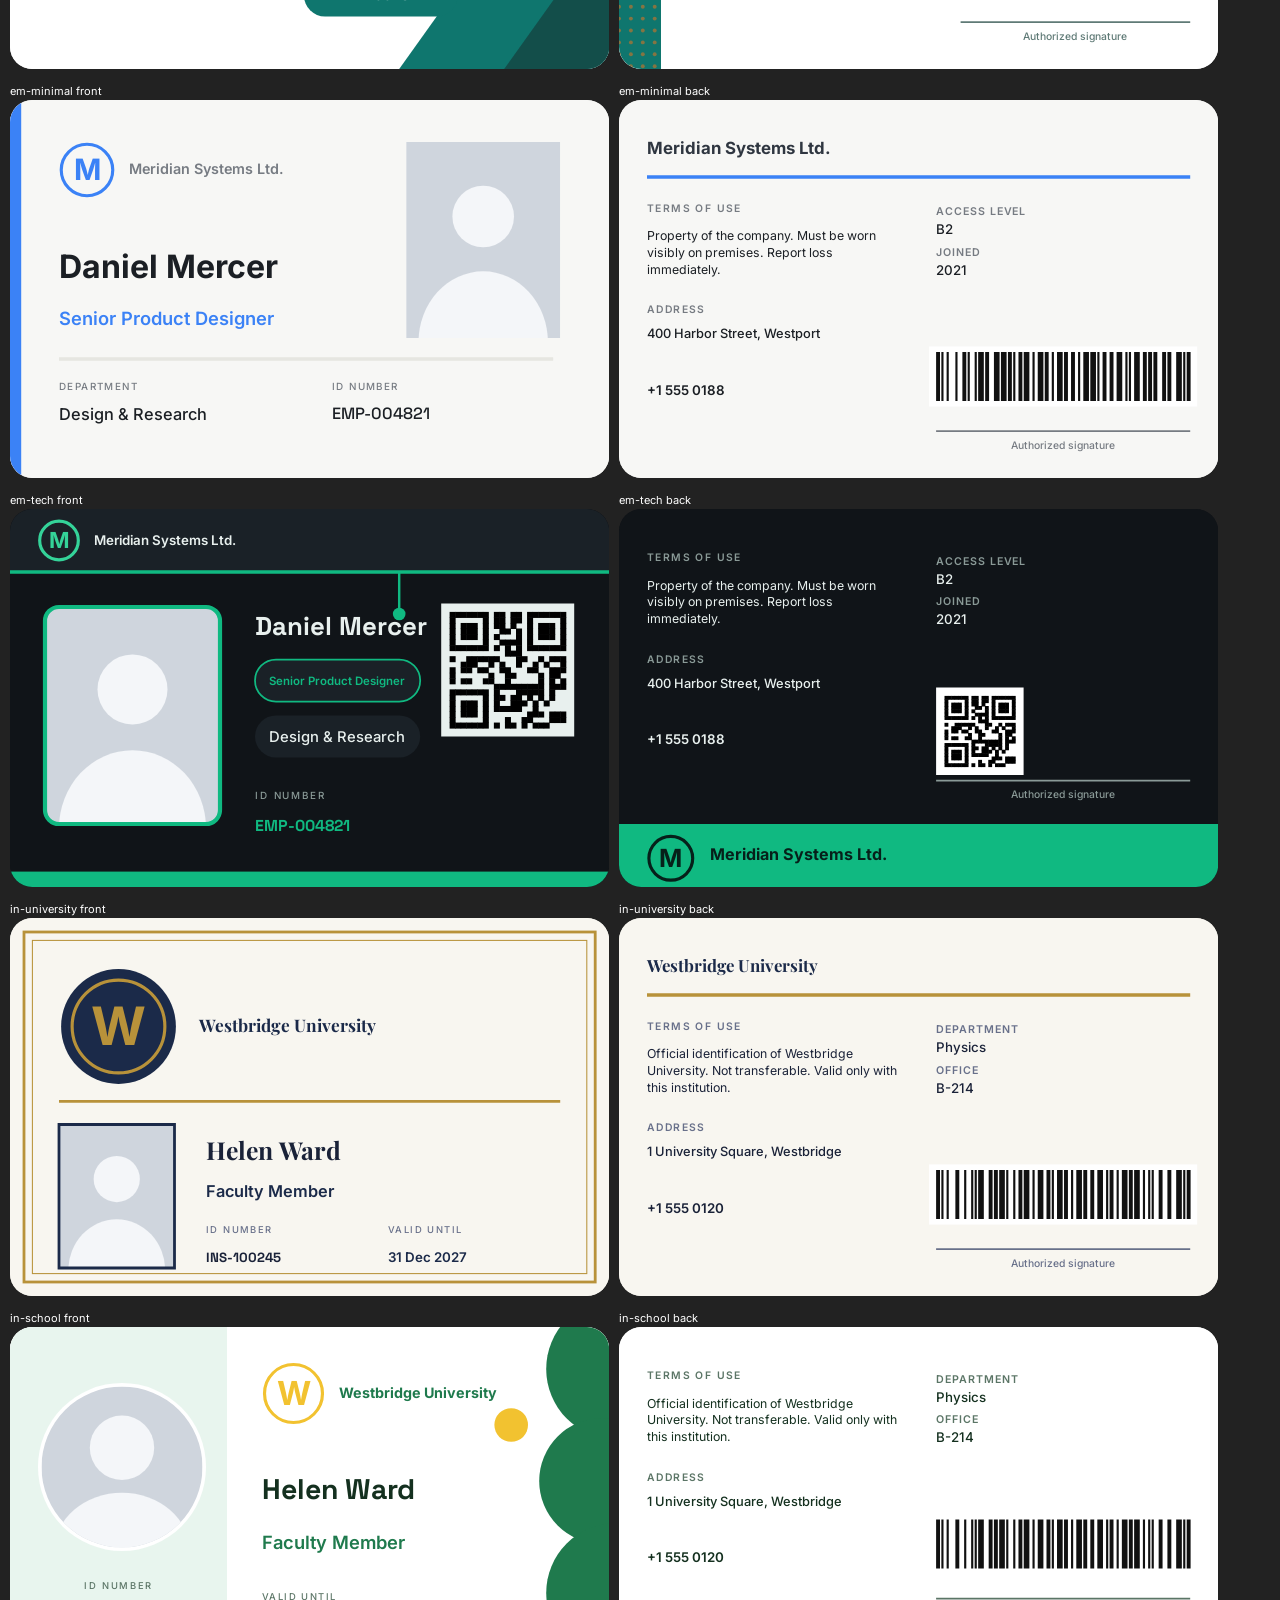
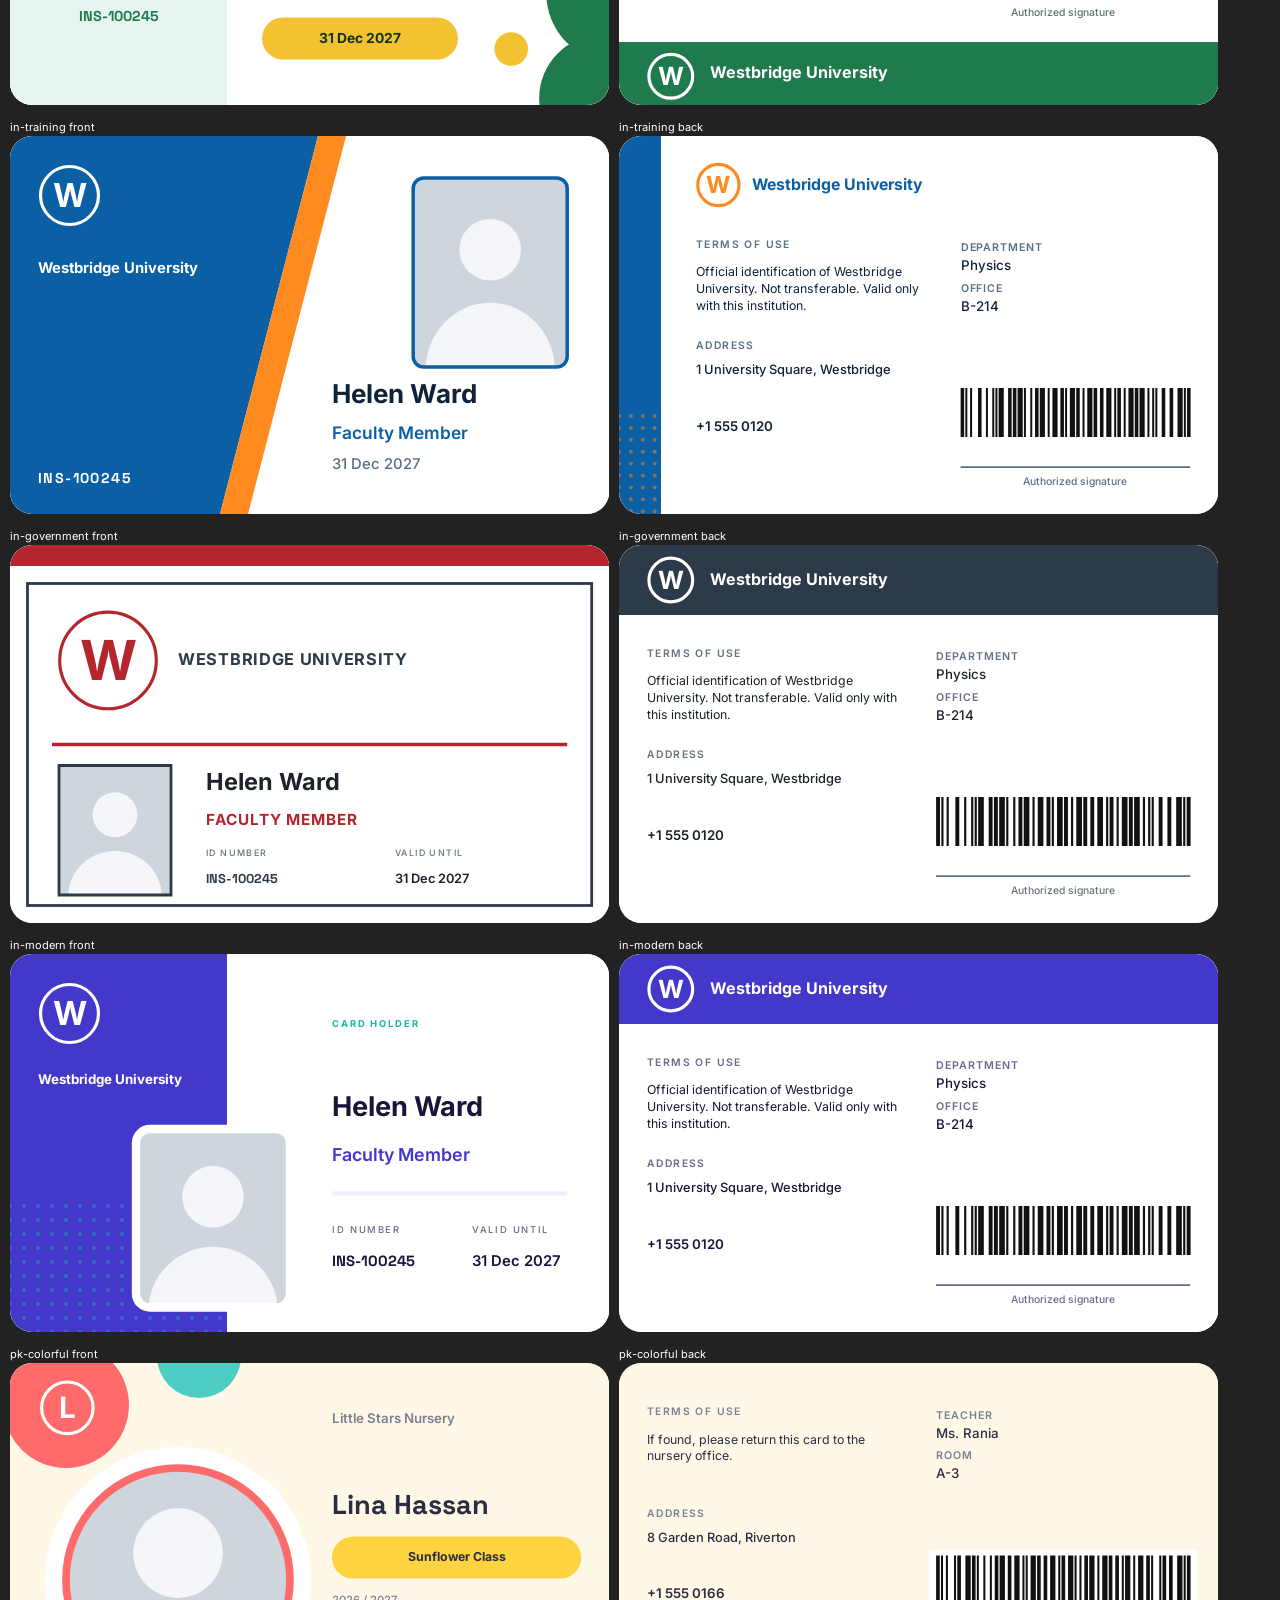
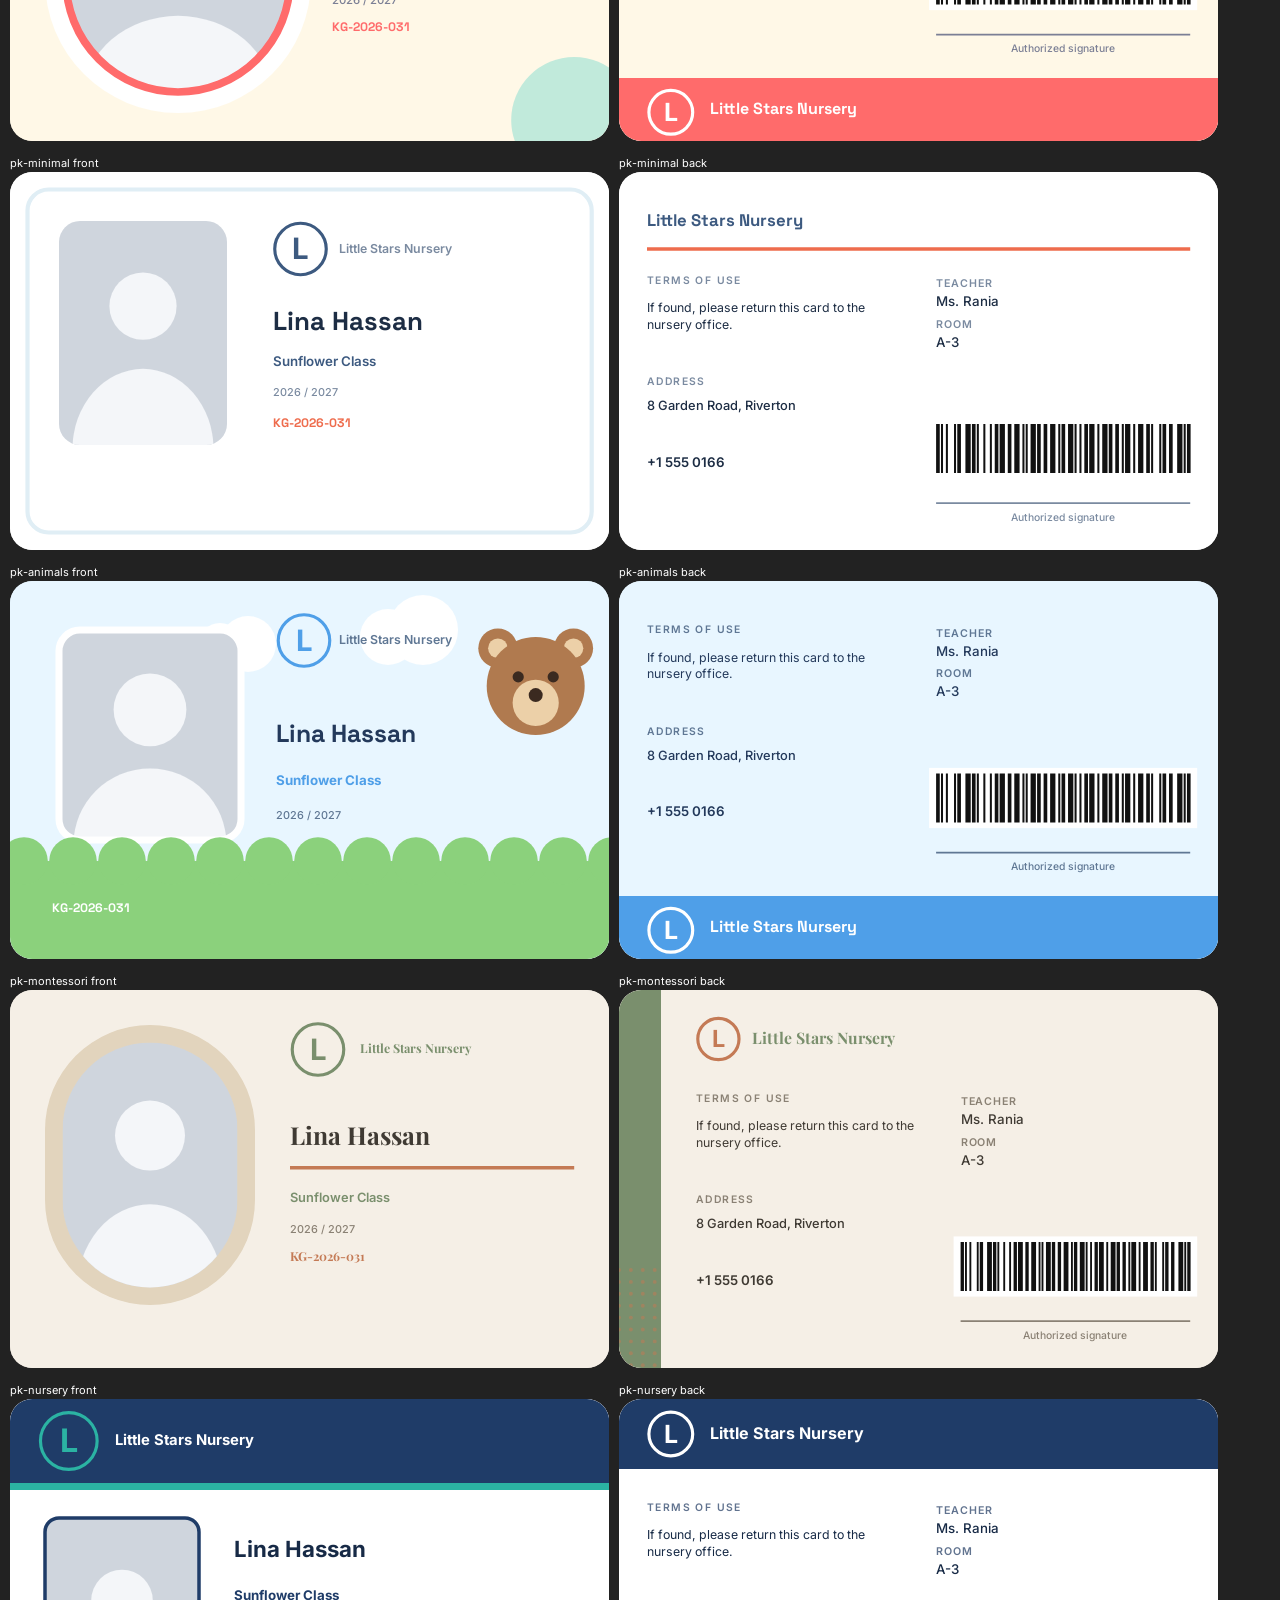
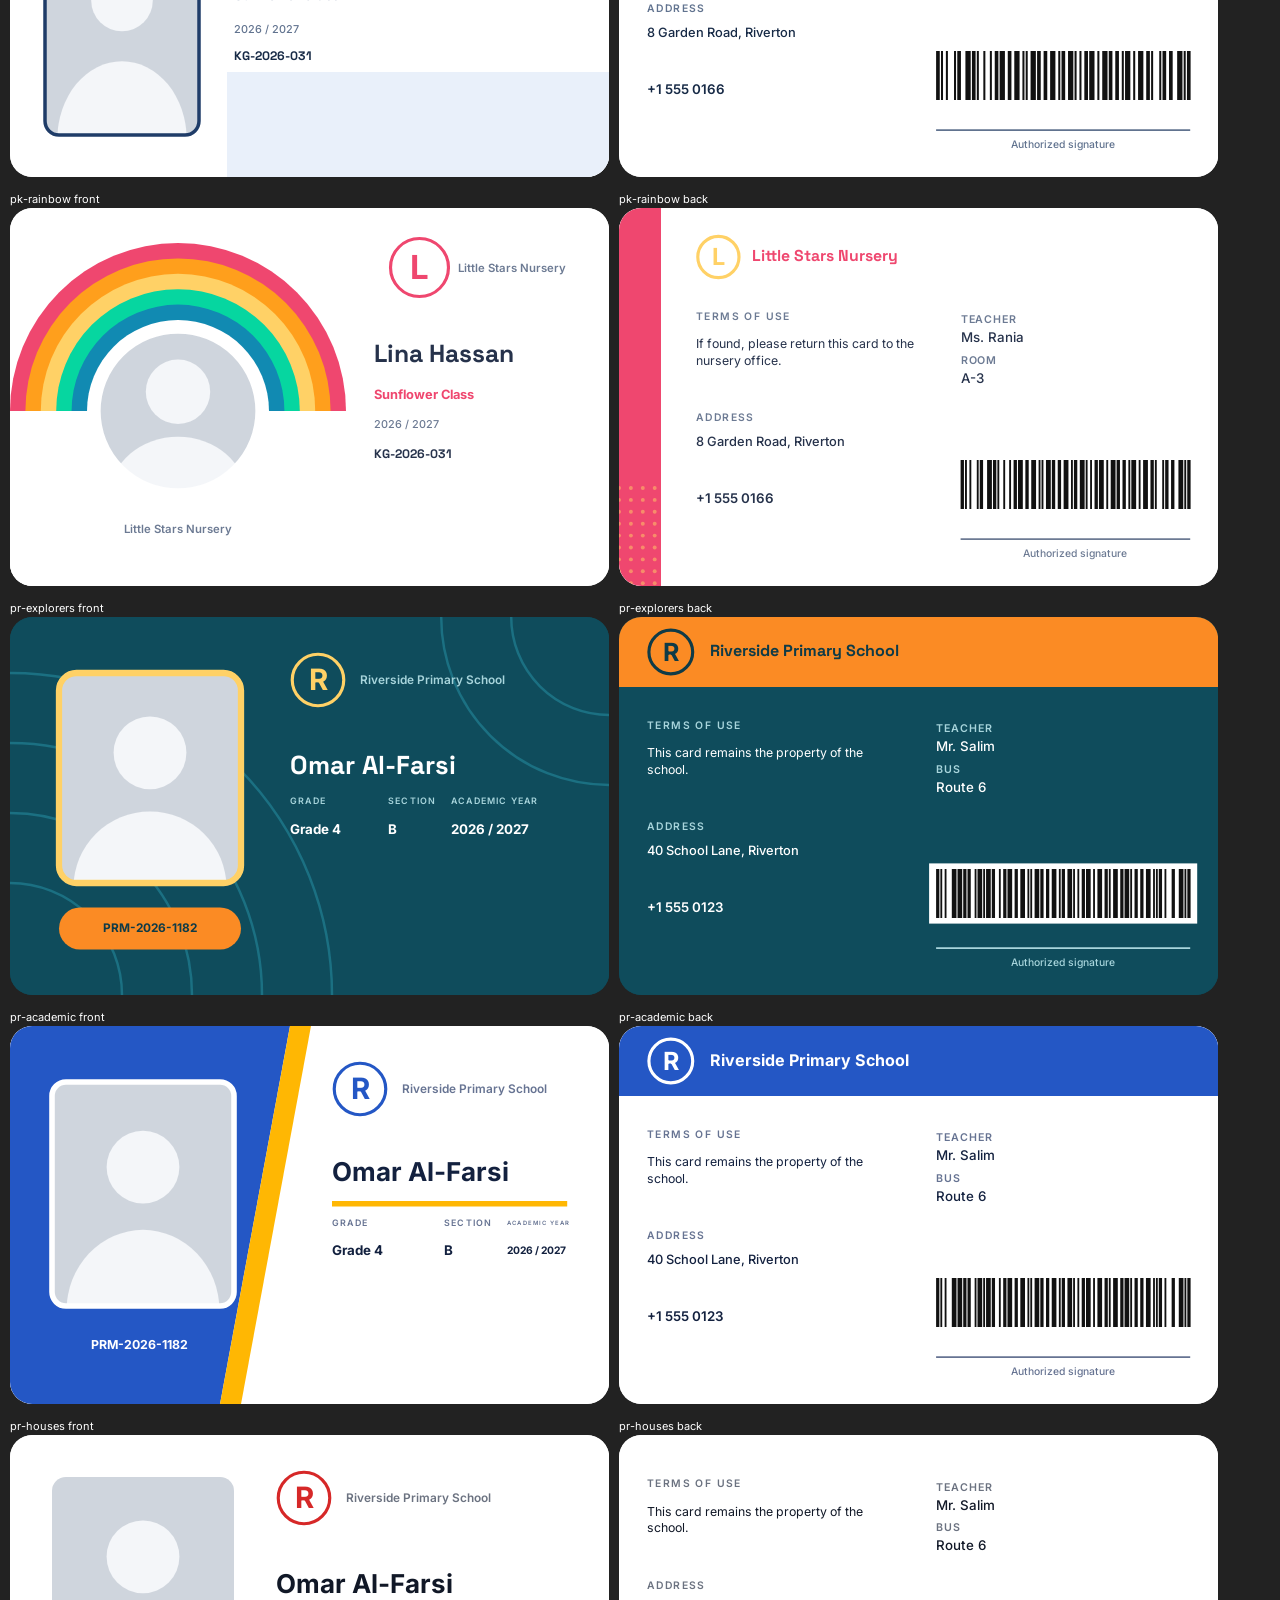
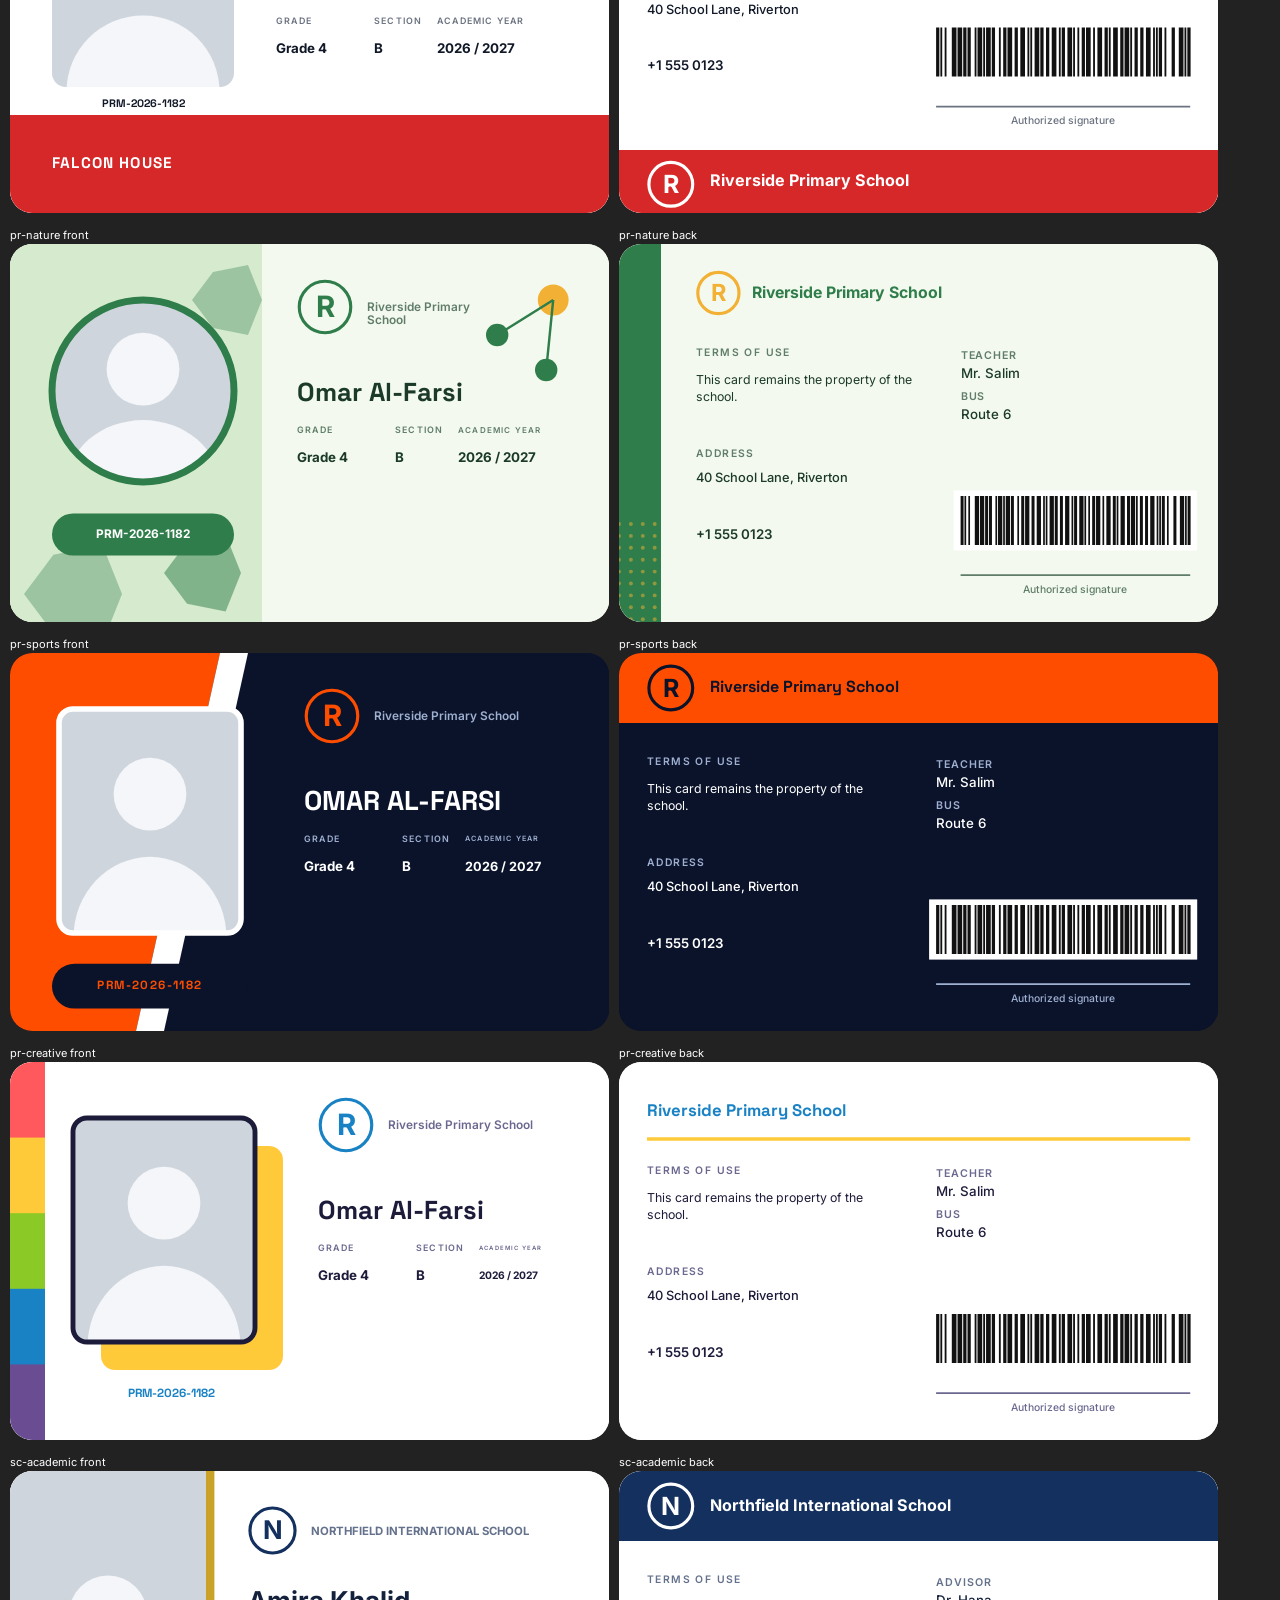
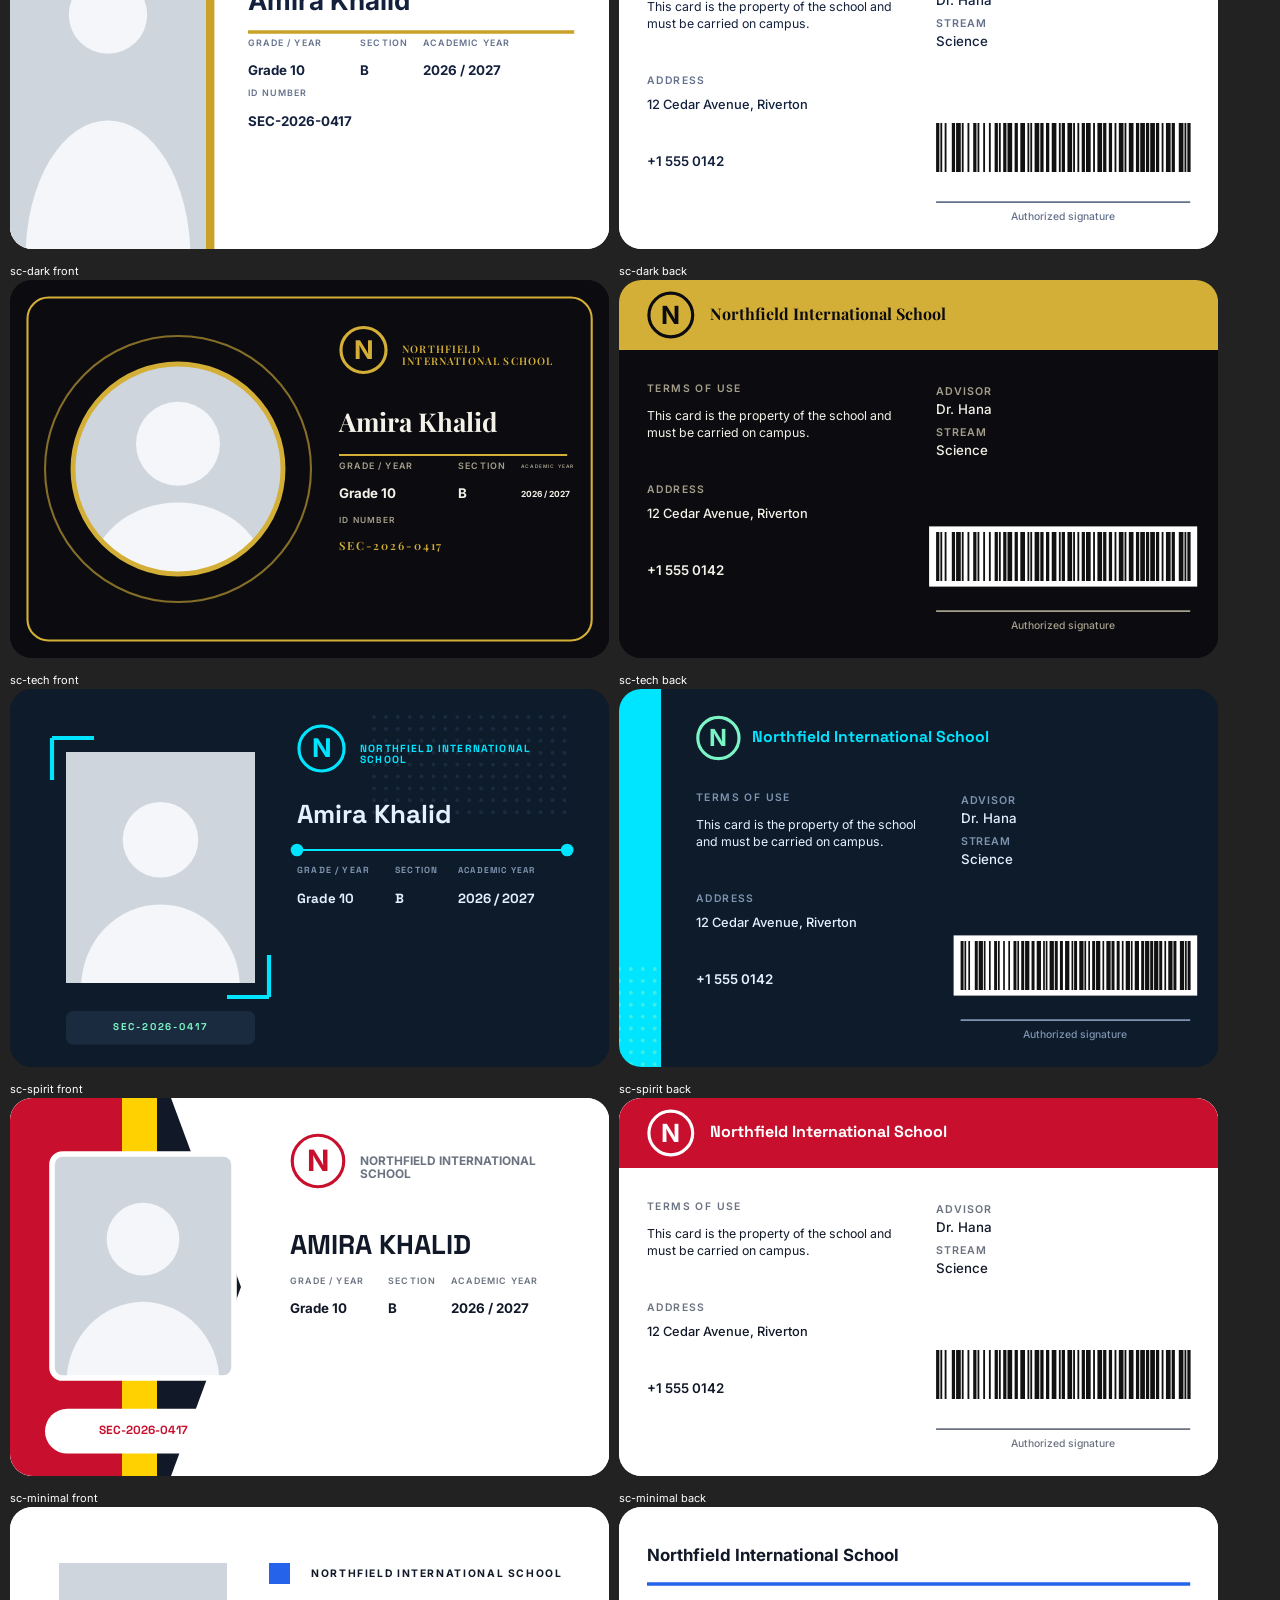
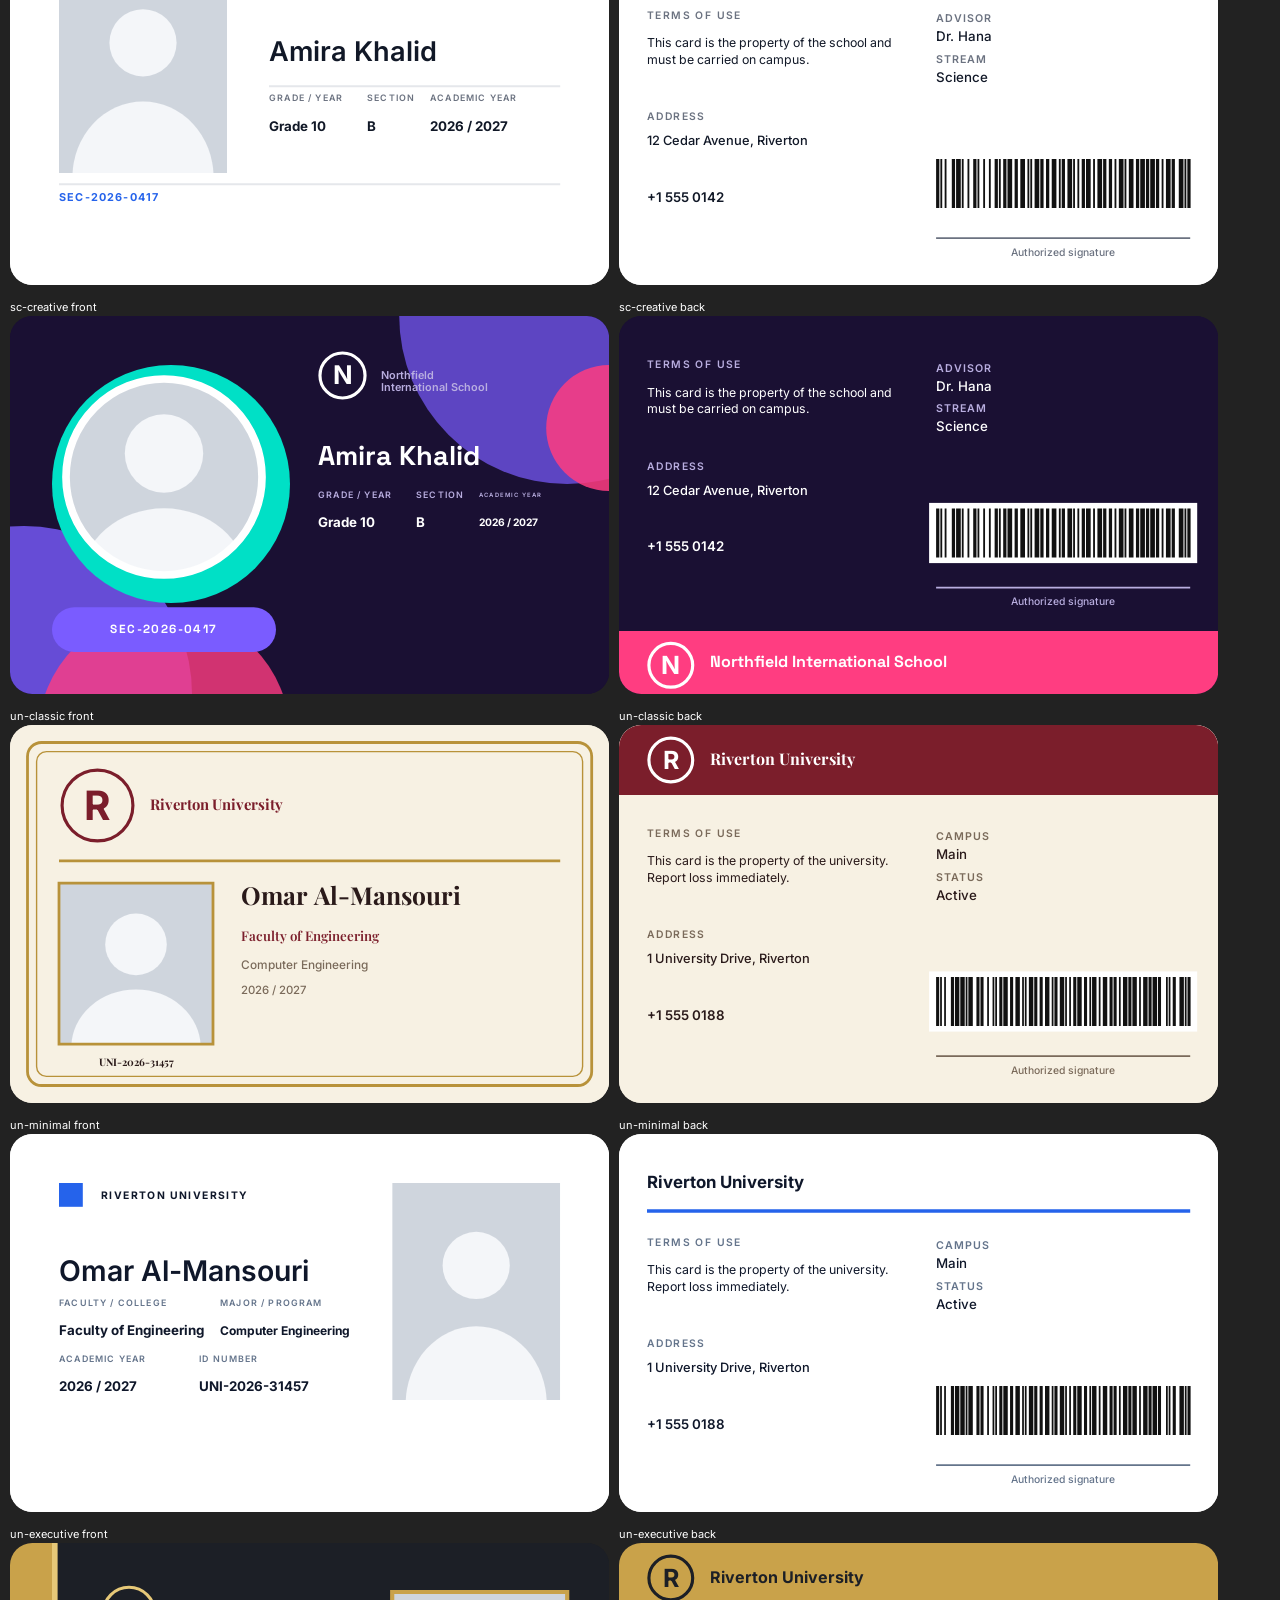
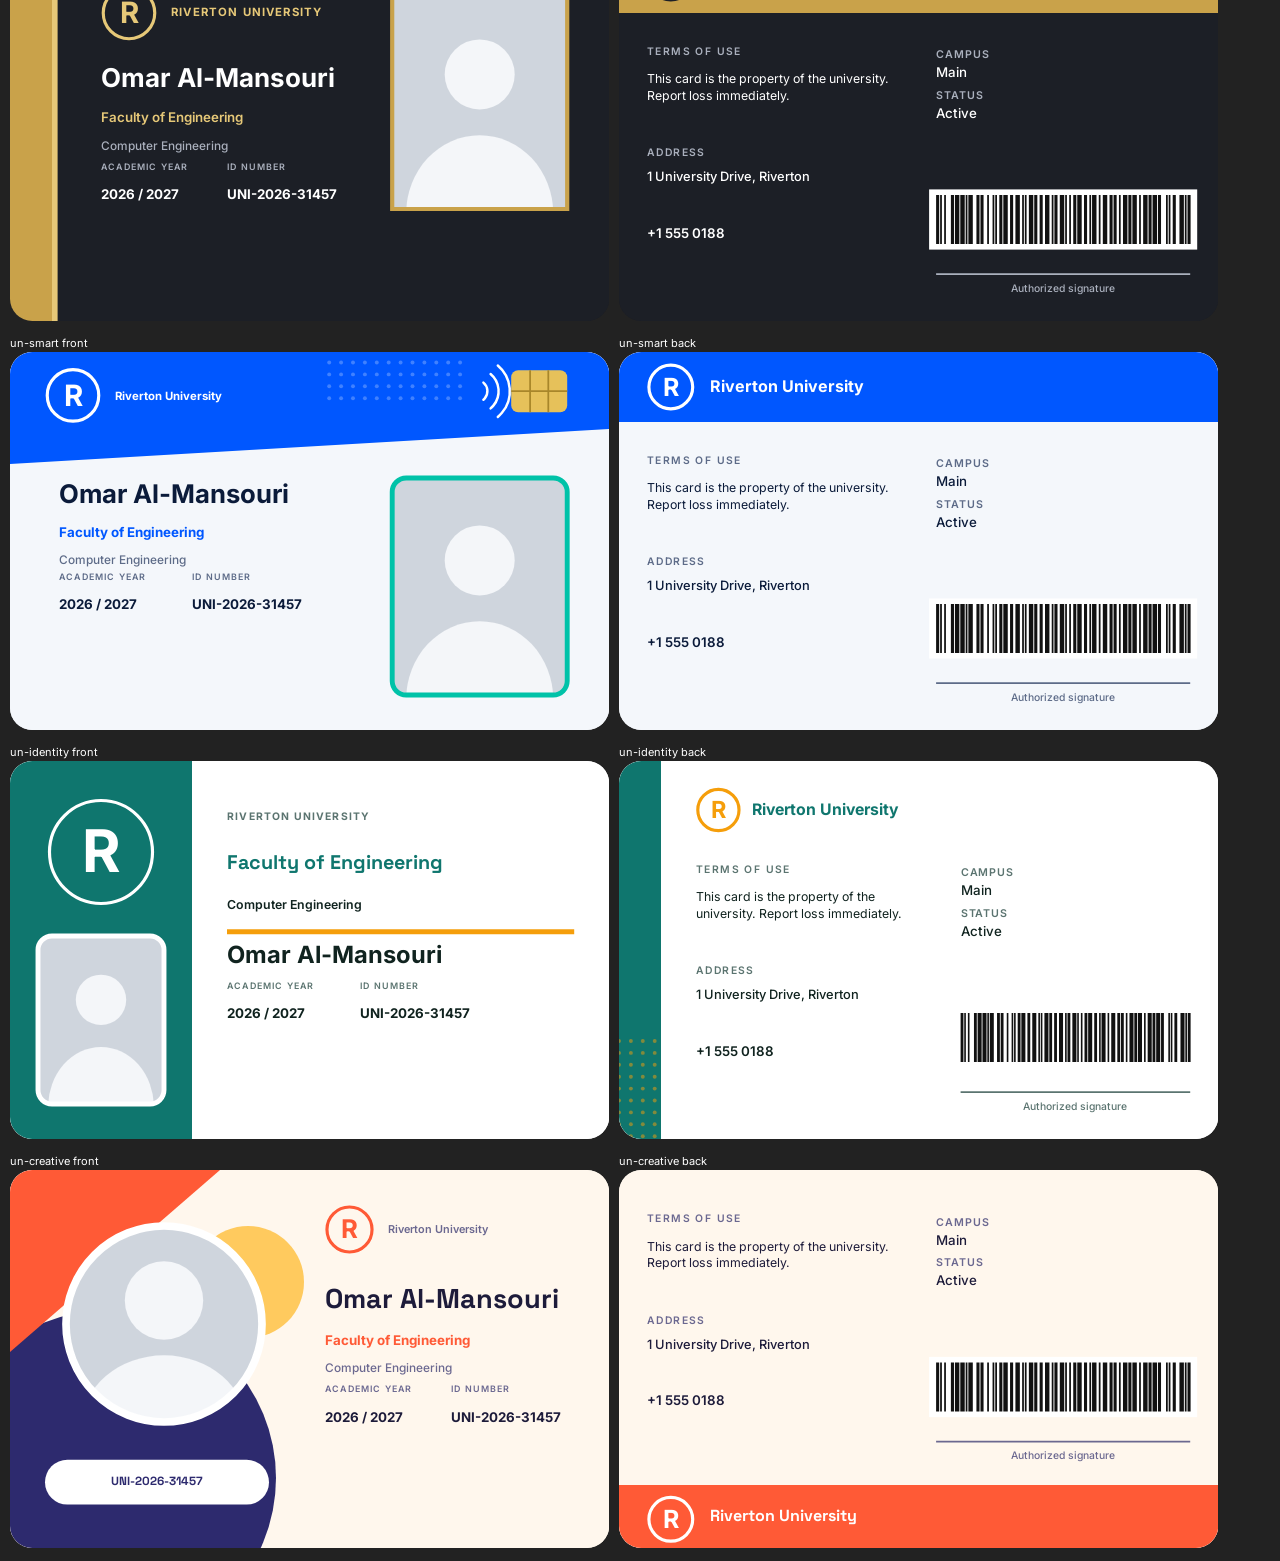
<file: tests/sheet.html>
<!doctype html><meta charset=utf-8><link rel=stylesheet href="../css/app.css"><link rel=stylesheet href="../css/studio.css">
<style>body{background:#222;padding:10px}.g{display:flex;flex-wrap:wrap;gap:10px}canvas{border-radius:6px}.n{color:#fff;font:11px Inter;margin:2px 0}</style>
<script src="../vendor/qrcode.js"></script><body><div class=g id=g></div>
<script type=module>
import {TEMPLATES,CATS} from '../js/templates/index.js';
import {draw,loadFonts,dims} from '../js/render.js';
const q=new URLSearchParams(location.search),cat=q.get('cat'),lang=q.get('lang')||'en',orient=q.get('o')||'landscape',pal=q.get('pal')||'p0';
await loadFonts();
for(const t of TEMPLATES.filter(t=>!cat||t.cat===cat))for(const side of (q.get('side')?[q.get('side')]:['front','back'])){
  const {W,H}=dims(orient),px=+(q.get('px')||7),c=document.createElement('canvas');c.width=W*px;c.height=H*px;
  const s=CATS[t.cat].sample;draw(c.getContext('2d'),{tpl:t,orient,side,px,ph:true,round:true,state:{palette:pal,cardLang:lang,values:{...s[lang]},custom:s.custom}});
  const d=document.createElement('div');d.innerHTML=`<div class=n>${t.id} ${side}</div>`;d.append(c);g.append(d)}
document.title='ready';
</script>
</file>
<file: css/app.css>
/* ==========================================================================
   AroundByte design system (reused from AroundByte PDF) · Card Studio
   Identity: pure black + signature yellow + halftone dots (from the tool cards)
   Sections: 1 Fonts · 2 Tokens · 3 Base · 4 Layout · 5 Navigation · 6 Header
             7 Panels · 8 Forms & buttons · 9 Drop zone · 10 Lists & cards
             11 Home tiles · 12 Dialogs · 13 Image editor · 14 Footer
             15 Responsive · 16 Reduced motion
   ========================================================================== */

/* 1 · Fonts */
@font-face{font-family:Inter;font-weight:400;src:url(../assets/fonts/Inter-Regular.ttf)}
@font-face{font-family:Inter;font-weight:500;src:url(../assets/fonts/Inter-Medium.ttf)}
@font-face{font-family:Inter;font-weight:600;src:url(../assets/fonts/Inter-SemiBold.ttf)}
@font-face{font-family:Inter;font-weight:700;src:url(../assets/fonts/Inter-Bold.ttf)}
@font-face{font-family:"Noto Sans Arabic";font-weight:400;src:url(../assets/fonts/NotoSansArabic-Regular.ttf)}
@font-face{font-family:"Noto Sans Arabic";font-weight:500;src:url(../assets/fonts/NotoSansArabic-Medium.ttf)}
@font-face{font-family:"Noto Sans Arabic";font-weight:600;src:url(../assets/fonts/NotoSansArabic-SemiBold.ttf)}
@font-face{font-family:"Noto Sans Arabic";font-weight:700;src:url(../assets/fonts/NotoSansArabic-Bold.ttf)}

/* 2 · Tokens (dark = default, light = override) */
:root{
  --bg:#000;--s1:#08080a;--s2:#101012;
  --line:#23200f;--line-strong:#4a3f0c;
  --tx:#f4f4f5;--mu:#a6a49a;
  --y:#ffc800;--y-bright:#ffd83a;--yd:rgba(255,200,0,.07);
  --err:#ff6b6b;--ok:#5ad19a;
  --r:12px;--sp:8px;

  --gold-edge:rgba(255,200,0,.22);
  --gold-glow:rgba(255,200,0,.10);
  --dot:rgba(255,200,0,.55);
  --dot-soft:rgba(255,200,0,.32);
  --dots:radial-gradient(circle,var(--dot) 1.15px,transparent 1.7px);
  --dots-soft:radial-gradient(circle,var(--dot-soft) 1px,transparent 1.5px);

  --side-bg:#030303;
  --panel-bg:linear-gradient(160deg,#0d0d0f 0%,#050506 55%,#000 100%);
  --panel-shadow:0 18px 44px rgba(0,0,0,.55),inset 0 1px rgba(255,200,0,.05);
  --field-bg:#000;
  --btn-bg:linear-gradient(180deg,#141416,#0a0a0b);
  --btn-pri-fg:#0a0800;
  --list-bg:#000;
  --row-bg:#060607;
  --empty-bg:#030303;
  --card-bg:linear-gradient(150deg,#0e0e10,#030303);
  --thumb-bg:linear-gradient(145deg,#1a1a1d,#000);
  --dz-bg:#020202;
  --dz-bg-hover:#050400;
  --prog-bg:#17150a;
  --dialog-bg:#050506;
  --toast-bg:#0a0a0b;
  --backdrop:rgba(0,0,0,.82);
  --scroll:#4a3f0c;

  font-family:Inter,"Noto Sans Arabic",system-ui,sans-serif;
  font-size:14px;color:var(--tx);background:var(--bg);color-scheme:dark;
}
:root[data-theme=light]{
  --bg:#f6f6f7;--s1:#fff;--s2:#efeff1;--line:#dcdce0;--line-strong:#cdb96a;
  --tx:#16161a;--mu:#62626b;
  --y:#e6b000;--y-bright:#f2c200;--yd:#fff6d6;
  --gold-edge:rgba(190,140,0,.30);--gold-glow:rgba(255,200,0,.14);
  --dot:rgba(214,160,0,.50);--dot-soft:rgba(214,160,0,.28);
  --side-bg:linear-gradient(180deg,#fff,#f6f6f8 72%,#f1f1f4);
  --panel-bg:#fff;--panel-shadow:0 12px 32px rgba(0,0,0,.06);
  --field-bg:#fff;--btn-bg:linear-gradient(180deg,#fff,#f1f1f3);
  --list-bg:#fff;--row-bg:rgba(255,255,255,.75);--empty-bg:#fff;
  --card-bg:#fff;--thumb-bg:linear-gradient(145deg,#f0f0f2,#fff);
  --dz-bg:#fff;--dz-bg-hover:#fffbe8;--prog-bg:#ececef;
  --dialog-bg:#fff;--toast-bg:#fff;--backdrop:rgba(0,0,0,.45);--scroll:#cdb96a;
  color-scheme:light;
}

/* 3 · Base */
*{box-sizing:border-box;margin:0;scrollbar-color:var(--scroll) transparent}
html{background:var(--bg);scroll-behavior:smooth}
body{
  min-height:100vh;color:var(--tx);
  -webkit-font-smoothing:antialiased;text-rendering:optimizeLegibility;
  background:
    radial-gradient(ellipse 60% 40% at 100% 0%,var(--gold-glow),transparent 70%),
    radial-gradient(ellipse 45% 35% at 0% 100%,rgba(255,200,0,.045),transparent 70%),
    var(--bg);
}
/* halftone dots: top corner + bottom corner of the screen */
body::before,body::after{content:"";position:fixed;pointer-events:none;z-index:0;background-image:var(--dots);background-size:16px 16px}
body::before{
  top:0;right:0;width:min(520px,60vw);height:340px;
  -webkit-mask-image:radial-gradient(ellipse at 100% 0%,#000 0%,transparent 72%);
          mask-image:radial-gradient(ellipse at 100% 0%,#000 0%,transparent 72%);
}
body::after{
  bottom:0;left:0;width:min(460px,55vw);height:300px;opacity:.7;
  -webkit-mask-image:radial-gradient(ellipse at 0% 100%,#000 0%,transparent 72%);
          mask-image:radial-gradient(ellipse at 0% 100%,#000 0%,transparent 72%);
}
[dir=rtl] body::before{right:auto;left:0;-webkit-mask-image:radial-gradient(ellipse at 0% 0%,#000 0%,transparent 72%);mask-image:radial-gradient(ellipse at 0% 0%,#000 0%,transparent 72%)}
[dir=rtl] body::after{left:auto;right:0;-webkit-mask-image:radial-gradient(ellipse at 100% 100%,#000 0%,transparent 72%);mask-image:radial-gradient(ellipse at 100% 100%,#000 0%,transparent 72%)}
button,input,select,textarea{font:inherit}
button{-webkit-tap-highlight-color:transparent}
:focus-visible{outline:2px solid var(--y);outline-offset:2px}
::selection{background:rgba(255,200,0,.35);color:var(--tx)}
::-webkit-scrollbar{width:10px;height:10px}
::-webkit-scrollbar-thumb{background:var(--scroll);border-radius:99px;border:2px solid var(--bg)}
::-webkit-scrollbar-thumb:hover{background:var(--y)}

/* 4 · Layout */
.app{display:flex;flex-direction:column;min-height:100vh;position:relative;z-index:1;isolation:isolate}
main{width:100%;max-width:1800px;margin:0 auto;padding:20px clamp(18px,2.5vw,42px) 40px;min-width:0;display:flex;flex:1;flex-direction:column;min-height:0}
.site-header{position:relative;z-index:5;display:flex;align-items:center;justify-content:space-between;gap:24px;width:100%;padding:10px clamp(18px,2.5vw,42px);min-height:78px;background:var(--side-bg);border-bottom:1px solid var(--gold-edge);box-shadow:0 8px 28px rgba(0,0,0,.22)}
.brand{display:flex;align-items:center;flex:none;text-decoration:none;color:inherit}
.brand-logo{display:block;width:220px;max-width:27vw;height:auto;max-height:64px;object-fit:contain}
.primary-nav{display:flex;align-items:center;justify-content:flex-end;gap:clamp(12px,2vw,28px);min-width:0}
.primary-nav>a{color:var(--tx);text-decoration:none;font-weight:600;white-space:nowrap;transition:color .18s}
.primary-nav>a:hover{color:var(--y)}
.primary-nav #settingsNav{font-size:20px;line-height:1}
.primary-nav #lang{white-space:nowrap;border-color:var(--gold-edge)}
.tools-dropdown{position:relative;flex:none}
.tools-dropdown>summary{display:flex;align-items:center;gap:10px;list-style:none;cursor:pointer;padding:11px 18px;border-radius:10px;background:var(--y);color:#111;font-weight:700;white-space:nowrap;box-shadow:0 5px 18px rgba(255,200,0,.12)}
.tools-dropdown>summary::-webkit-details-marker{display:none}
.tools-dropdown[open]>summary{background:var(--y-bright)}
.chevron{font-size:19px;line-height:12px;transition:transform .18s}
.tools-dropdown[open] .chevron{transform:rotate(180deg)}
#nav{position:absolute;top:calc(100% + 12px);inset-inline-start:0;display:grid;grid-template-columns:repeat(4,minmax(150px,1fr));gap:5px;width:min(760px,calc(100vw - 36px));max-height:min(70vh,560px);overflow:auto;padding:12px;background:var(--s1);border:1px solid var(--gold-edge);border-radius:14px;box-shadow:0 22px 55px rgba(0,0,0,.62)}
#nav a{display:flex;align-items:center;gap:9px;min-width:0;padding:10px 11px;border:1px solid transparent;border-radius:9px;color:var(--mu);text-decoration:none;font-weight:500;transition:background .18s,color .18s,border-color .18s}
#nav a:hover{background:rgba(255,200,0,.07);border-color:rgba(255,200,0,.2);color:var(--tx)}
#nav a[aria-current=page]{color:var(--tx);background:linear-gradient(100deg,rgba(255,200,0,.15),rgba(255,200,0,.03));border-color:rgba(255,200,0,.55)}
#nav svg{width:18px;height:18px;flex:none}

#view{flex:1 0 auto;min-width:0}
.ad{min-height:90px;margin-bottom:16px}
.ad-top{
  display:flex;align-items:center;justify-content:center;
  width:100%;max-width:100%;min-width:0;height:90px;min-height:90px;
  margin:12px auto 16px;overflow:hidden;
}
.ad-top iframe{display:block;border:0;max-width:100%}
.work{display:grid;grid-template-columns:minmax(0,1fr) minmax(250px,288px);gap:18px;align-items:start}

/* 5 · Horizontal navigation (sidebar removed) */
/* 6 · Page header */
.top{
  position:relative;display:flex;justify-content:space-between;
  align-items:center;gap:16px;
  padding:8px 0 20px;margin-bottom:24px;
}
.top-copy{min-width:0}
.top::after{
  content:"";position:absolute;inset-inline:0;bottom:0;height:2px;opacity:.55;
  background-image:radial-gradient(circle,var(--dot) 1px,transparent 1.4px);background-size:8px 2px;
}
h1{font-size:clamp(22px,2vw,27px);font-weight:600;letter-spacing:-.6px;line-height:1.25}
.top h1::after{
  content:"";display:block;width:38px;height:3px;margin-top:9px;border-radius:99px;
  background:linear-gradient(90deg,var(--y),rgba(255,200,0,.15));box-shadow:0 0 16px rgba(255,200,0,.45);
}
.top p{color:var(--mu);font-size:13px;line-height:1.65;margin-top:6px;max-width:68ch}
.top .btn{border-color:var(--gold-edge)}
.top .btn:hover{border-color:var(--y);background:var(--yd);color:var(--y)}

/* 7 · Panels (workspace + side panel): black surface, gold hairline, corner dots */
.work>div:first-child,.panel{
  position:relative;overflow:hidden;
  background:var(--panel-bg);border:1px solid var(--gold-edge);box-shadow:var(--panel-shadow);
}
.work>div:first-child{min-width:0;padding:16px;border-radius:16px}
.panel{position:sticky;top:20px;display:flex;flex-direction:column;gap:15px;padding:18px;border-radius:14px}
.panel.plain{position:static;max-width:520px;padding:22px;gap:18px}
.work>div:first-child::after,.panel::after{
  content:"";position:absolute;top:0;inset-inline-end:0;width:190px;height:130px;pointer-events:none;z-index:0;
  background-image:var(--dots-soft);background-size:12px 12px;
  -webkit-mask-image:radial-gradient(ellipse at 100% 0%,#000,transparent 70%);
          mask-image:radial-gradient(ellipse at 100% 0%,#000,transparent 70%);
}
[dir=rtl] .work>div:first-child::after,[dir=rtl] .panel::after{
  -webkit-mask-image:radial-gradient(ellipse at 0% 0%,#000,transparent 70%);
          mask-image:radial-gradient(ellipse at 0% 0%,#000,transparent 70%);
}
.work>div:first-child>*,.panel>*{position:relative;z-index:1}
.panel h2{display:flex;align-items:center;gap:9px;font-size:13px;font-weight:600;letter-spacing:.1px}
.panel h2::before{content:"";width:3px;height:15px;flex:none;border-radius:99px;background:var(--y);box-shadow:0 0 14px rgba(255,200,0,.55)}
.prose{line-height:1.8}
.prose p{color:var(--mu)}
.prose p+p{margin-top:9px}
.prose b{color:var(--tx)}
.prose a{color:var(--y)}
.prose>img{padding:8px;border:1px solid var(--gold-edge);border-radius:15px;background:var(--yd)}

/* 8 · Forms & buttons */
label{display:flex;flex-direction:column;gap:7px;color:var(--mu);font-size:12px;font-weight:500}
input,select{
  min-width:0;min-height:38px;padding:8px 10px;
  background:var(--field-bg);color:var(--tx);
  border:1px solid var(--line-strong);border-radius:9px;
  transition:border-color .18s ease,box-shadow .18s ease;
}
input:hover,select:hover{border-color:rgba(255,200,0,.45)}
input:focus,select:focus{outline:none;border-color:var(--y);box-shadow:0 0 0 3px rgba(255,200,0,.16)}
input[type=range]{padding:0;min-height:0;background:transparent;box-shadow:none;accent-color:var(--y)}
input[type=checkbox]{width:16px;height:16px;min-height:0;accent-color:var(--y);cursor:pointer}
label.check-row{display:flex;flex-direction:row;align-items:center;gap:9px;cursor:pointer;color:var(--mu)}
label.check-row input[type=checkbox]{flex:none;margin:0}
.two{display:grid;grid-template-columns:1fr 1fr;gap:10px}
.btn{
  min-height:36px;padding:8px 14px;
  background:var(--btn-bg);color:var(--tx);
  border:1px solid var(--line-strong);border-radius:9px;
  font-weight:500;cursor:pointer;
  transition:transform .18s ease,background .18s ease,border-color .18s ease,box-shadow .18s ease,color .18s ease;
}
.btn:hover:not(:disabled){border-color:var(--y);background:var(--yd);color:var(--y-bright);transform:translateY(-1px)}
.btn.ghost{background:transparent}
.btn.pri{
  background:linear-gradient(135deg,#ffe04d 0%,#ffc800 55%,#f0b400 100%);
  color:var(--btn-pri-fg);border-color:#ffd21f;font-weight:600;
  box-shadow:0 6px 22px rgba(255,200,0,.28),inset 0 1px rgba(255,255,255,.45);
}
.btn.pri:hover:not(:disabled){color:var(--btn-pri-fg);background:linear-gradient(135deg,#ffeb7a,#ffd42b 55%,#ffc800);box-shadow:0 8px 30px rgba(255,200,0,.42)}
.btn:disabled{opacity:.45;cursor:not-allowed;filter:saturate(.55)}
.icon{display:grid;place-items:center;width:30px;height:30px;background:none;border:1px solid transparent;border-radius:8px;color:var(--mu);cursor:pointer;transition:all .16s ease}
.icon:hover:not(:disabled){border-color:rgba(255,200,0,.35);background:rgba(255,200,0,.10);color:var(--y)}
.icon:disabled{opacity:.3}
.icon svg{width:16px;height:16px}
.tag{font-size:11px;padding:3px 8px;border-radius:99px;border:1px solid rgba(255,200,0,.35);background:rgba(255,200,0,.10);color:var(--y-bright)}
:root[data-theme=light] .tag{color:#8a6500}
.prog{height:5px;background:var(--prog-bg);border-radius:99px;overflow:hidden}
.prog i{display:block;height:100%;width:0;border-radius:99px;background:linear-gradient(90deg,#f1b900,var(--y-bright));box-shadow:0 0 14px rgba(255,200,0,.55);transition:width .15s}
.pt{font-size:11px;line-height:1.6;color:var(--mu)}

/* 9 · Drop zone: dotted gold field */
.dz{
  position:relative;overflow:hidden;padding:30px 22px 26px;
  border:1.5px dashed rgba(255,200,0,.38);border-radius:14px;
  background:radial-gradient(ellipse at 50% 0%,rgba(255,200,0,.10),transparent 62%),var(--dz-bg);
  text-align:center;color:var(--mu);cursor:pointer;
  transition:border-color .2s ease,background .2s ease,box-shadow .2s ease,transform .2s ease;
}
.dz::before{
  content:"↑";position:relative;z-index:1;display:grid;place-items:center;
  width:42px;height:42px;margin:0 auto 13px;
  border:1px solid rgba(255,200,0,.6);border-radius:13px;
  color:var(--y);font-size:25px;font-weight:500;line-height:1;
  background:linear-gradient(145deg,rgba(255,200,0,.15),rgba(255,200,0,.03));
  box-shadow:0 0 26px rgba(255,200,0,.22),inset 0 1px rgba(255,255,255,.06);
}
.dz::after{
  content:"";position:absolute;inset:0;pointer-events:none;opacity:.55;
  background-image:var(--dots-soft);background-size:15px 15px;
  -webkit-mask-image:radial-gradient(ellipse at 50% 0%,#000,transparent 70%);
          mask-image:radial-gradient(ellipse at 50% 0%,#000,transparent 70%);
}
.dz>*{position:relative;z-index:1}
.dz:hover,.dz.over{border-color:var(--y);background:radial-gradient(ellipse at 50% 0%,rgba(255,200,0,.18),transparent 66%),var(--dz-bg-hover);box-shadow:0 0 34px rgba(255,200,0,.14)}
.dz:hover::after,.dz.over::after{opacity:.95}
.dz:active{transform:scale(.997)}
.dz strong{display:block;color:var(--tx);font-size:14px;line-height:1.55;margin-bottom:4px}

/* 10 · Lists, rows, page cards */
.bar{display:flex;flex-wrap:wrap;gap:8px;align-items:center;margin:16px 0 10px;color:var(--mu);font-size:12px}
.bar .sp{flex:1}
.bar .btn{min-height:32px;padding:6px 10px;font-size:12px}
.list{display:flex;flex-direction:column;overflow:hidden;background:var(--list-bg);border:1px solid var(--gold-edge);border-radius:12px}
.row{display:flex;align-items:center;gap:10px;min-width:0;padding:10px 11px;background:var(--row-bg);border-bottom:1px solid rgba(255,200,0,.10);transition:background .16s ease}
.row:last-child{border-bottom:0}
.row:hover{background:rgba(255,200,0,.04)}
.row[draggable=true]{cursor:grab}
.row.drag{opacity:.4}
.row.over{box-shadow:inset 0 2px 0 var(--y)}
.row img{width:44px;height:44px;object-fit:cover;border-radius:7px;background:var(--bg);border:1px solid rgba(255,200,0,.12)}
.row .num{width:22px;font-size:12px;color:var(--mu);font-variant-numeric:tabular-nums;text-align:center}
.meta{flex:1;min-width:0}
.meta b{display:block;font-size:12px;font-weight:500;overflow:hidden;text-overflow:ellipsis;white-space:nowrap}
.meta small{display:block;margin-top:2px;font-size:11px;line-height:1.6;color:var(--mu)}
.empty{padding:28px;text-align:center;line-height:1.7;color:var(--mu);background:var(--empty-bg);border:1px dashed rgba(255,200,0,.22);border-radius:12px}
.grid{display:grid;grid-template-columns:repeat(auto-fill,minmax(142px,1fr));gap:14px}
.card{
  position:relative;min-width:0;display:flex;flex-direction:column;gap:8px;padding:9px;
  background:var(--card-bg);border:1px solid rgba(255,200,0,.14);border-radius:12px;
  box-shadow:0 6px 18px rgba(0,0,0,.18);
  transition:border-color .18s ease,background .18s ease,box-shadow .18s ease,transform .18s ease;
}
.card[draggable=true]{cursor:grab}
.card:hover{border-color:rgba(255,200,0,.6);transform:translateY(-1px);box-shadow:0 10px 28px rgba(0,0,0,.4),0 0 22px rgba(255,200,0,.10)}
.card.on{border-color:var(--y);background:linear-gradient(150deg,rgba(255,200,0,.12),transparent 70%),var(--card-bg);box-shadow:0 0 0 1px rgba(255,200,0,.25),0 0 28px rgba(255,200,0,.14)}
.th{display:grid;place-items:center;aspect-ratio:3/4;min-height:100px;overflow:hidden;background:var(--thumb-bg);border:1px solid rgba(255,200,0,.10);border-radius:8px}
.th img{max-width:100%;max-height:100%;object-fit:contain;filter:drop-shadow(0 3px 5px rgba(0,0,0,.3));transition:transform .2s}
.cf{display:flex;align-items:center;gap:8px;min-height:28px}
.cf span{flex:1;font-size:12px;color:var(--mu);font-variant-numeric:tabular-nums}

/* 11 · Home tiles — artwork carries its own gold frame */
.tiles{display:grid;grid-template-columns:repeat(2,minmax(0,1fr));gap:16px}
.tile{
  display:flex;flex-direction:column;gap:6px;padding:16px;
  background:var(--s1);border:1px solid rgba(255,200,0,.18);border-radius:var(--r);
  color:var(--tx);text-decoration:none;transition:border-color .2s ease,box-shadow .2s ease;
}
.tile:hover{border-color:var(--y)}
.tile svg{width:22px;height:22px;color:var(--y)}
.tile span{color:var(--mu)}
.tile.tool-tile{
  position:relative;display:block;min-width:0;padding:0;overflow:hidden;isolation:isolate;
  background:#000;border:1px solid rgba(255,200,0,.28);border-radius:15px;
  box-shadow:0 14px 36px rgba(0,0,0,.55),0 0 0 1px rgba(255,200,0,.04);
}
.tile.tool-tile::after{content:"";position:absolute;inset:0;pointer-events:none;border-radius:inherit;box-shadow:inset 0 0 0 1px rgba(255,200,0,.08)}
.tile.tool-tile:hover{border-color:var(--y);box-shadow:0 18px 46px rgba(0,0,0,.65),0 0 34px rgba(255,200,0,.22),0 0 0 1px rgba(255,200,0,.35)}
.tile.tool-tile:focus-visible{outline:2px solid var(--y);outline-offset:3px}
.tile-art{display:block;width:100%;aspect-ratio:2.32/1;object-fit:cover;object-position:center;background:#000;transition:transform .45s cubic-bezier(.2,.7,.2,1),filter .3s ease}
.tile.tool-tile:hover .tile-art{transform:scale(1.025);filter:saturate(1.1) brightness(1.06)}

/* 12 · Dialogs & toast */
dialog{
  width:min(860px,94vw);padding:0;
  background:var(--dialog-bg);color:var(--tx);
  border:1px solid rgba(255,200,0,.35);border-radius:16px;
  box-shadow:0 30px 90px rgba(0,0,0,.7),0 0 40px rgba(255,200,0,.08);
}
dialog::backdrop{background:var(--backdrop);backdrop-filter:blur(3px)}
dialog iframe{display:block;width:100%;height:68vh;border:0;background:#fff}
.dh{display:flex;align-items:center;gap:12px;padding:15px 18px;background:linear-gradient(100deg,rgba(255,200,0,.10),transparent 60%),var(--dialog-bg);border-bottom:1px solid rgba(255,200,0,.2)}
.dh b{flex:1;font-size:13px;line-height:1.6}
.db{padding:20px;line-height:1.7}
.db p{margin-bottom:16px;color:var(--mu)}
#toast{
  position:fixed;inset-block-end:20px;inset-inline-start:50%;z-index:9;max-width:90vw;
  transform:translate(-50%,20px);padding:10px 16px;
  background:var(--toast-bg);border:1px solid rgba(255,200,0,.35);border-radius:12px;
  box-shadow:0 14px 40px rgba(0,0,0,.45);backdrop-filter:blur(12px);
  opacity:0;pointer-events:none;transition:.2s;
}
#toast.show{opacity:1;transform:translate(-50%,0)}
#toast.err{border-color:rgba(255,107,107,.55)}
#toast.ok{border-color:rgba(90,209,154,.55)}

/* 13 · Image crop editor */
dialog.abie-dialog{width:min(920px,96vw);max-width:96vw;max-height:92vh;padding:0;overflow:auto}
.abie-head{display:flex;align-items:center;gap:12px;padding:14px 18px;border-bottom:1px solid rgba(255,200,0,.2)}
.abie-head b{font-size:14px}
.abie-filename{flex:1;min-width:0;overflow:hidden;text-overflow:ellipsis;white-space:nowrap;color:var(--mu);font-size:12px}
.abie-body{display:flex;flex-direction:column;gap:14px;padding:14px}
.abie-stage-wrap{
  display:grid;place-items:center;min-height:220px;max-height:58vh;overflow:auto;padding:12px;
  background:var(--bg);background-image:var(--dots-soft);background-size:18px 18px;
  border:1px solid var(--gold-edge);border-radius:var(--r);
}
.abie-stage{position:relative;display:block;flex:none;line-height:0;touch-action:none;user-select:none}
.abie-stage canvas{display:block;max-width:none;pointer-events:none}
.abie-crop{position:absolute;box-sizing:border-box;border:2px solid var(--y);background:rgba(255,200,0,.07);box-shadow:0 0 18px rgba(255,200,0,.35);cursor:move;touch-action:none;user-select:none}
.abie-crop i{position:absolute;display:block;width:12px;height:12px;border:2px solid #171717;border-radius:3px;background:var(--y);z-index:2}
.abie-crop i[data-handle="nw"]{left:0;top:0;transform:translate(-50%,-50%);cursor:nw-resize}
.abie-crop i[data-handle="n"]{left:50%;top:0;transform:translate(-50%,-50%);cursor:n-resize}
.abie-crop i[data-handle="ne"]{right:0;top:0;transform:translate(50%,-50%);cursor:ne-resize}
.abie-crop i[data-handle="e"]{right:0;top:50%;transform:translate(50%,-50%);cursor:e-resize}
.abie-crop i[data-handle="se"]{right:0;bottom:0;transform:translate(50%,50%);cursor:se-resize}
.abie-crop i[data-handle="s"]{left:50%;bottom:0;transform:translate(-50%,50%);cursor:s-resize}
.abie-crop i[data-handle="sw"]{left:0;bottom:0;transform:translate(-50%,50%);cursor:sw-resize}
.abie-crop i[data-handle="w"]{left:0;top:50%;transform:translate(-50%,-50%);cursor:w-resize}
.abie-controls{display:flex;flex-direction:column;gap:12px}
.abie-tools{display:flex;flex-wrap:wrap;gap:8px}
.abie-controls p{font-size:12px;color:var(--mu);line-height:1.6}
.abie-footer{display:flex;justify-content:flex-end;gap:8px}
.abie-edit-btn{padding:5px 9px;font-size:12px;white-space:nowrap}

/* 14 · Footer: dotted gold rule */
.app-footer{
  position:relative;margin-top:30px;padding-top:20px;
  display:flex;justify-content:space-between;align-items:center;flex-wrap:wrap;gap:12px;
  color:var(--mu);font-size:11px;
}
.app-footer::before{
  content:"";position:absolute;top:0;inset-inline:0;height:2px;opacity:.5;
  background-image:radial-gradient(circle,var(--dot) 1px,transparent 1.4px);background-size:8px 2px;
}
.app-footer-links{display:flex;flex-wrap:wrap;gap:10px 18px}
.app-footer a{padding:2px 0;color:var(--mu);text-decoration:none;transition:color .15s}
.app-footer a:hover{color:var(--y);text-shadow:0 0 16px rgba(255,200,0,.45)}

/* 15 · Responsive */
@media(min-width:1250px){.tiles{grid-template-columns:repeat(4,minmax(0,1fr));gap:14px}}
@media(max-width:1100px){.work{grid-template-columns:minmax(0,1fr) 260px;gap:14px}.work>div:first-child{padding:13px}}
@media(max-width:900px){
  .site-header{align-items:flex-start;flex-direction:column;gap:10px;padding:10px 16px}
  .brand-logo{width:190px;max-width:52vw;max-height:54px}
  .primary-nav{width:100%;justify-content:flex-start;flex-wrap:wrap;gap:10px 18px}
  #nav{grid-template-columns:repeat(3,minmax(130px,1fr));width:min(680px,calc(100vw - 32px))}
  main{padding:16px;min-height:0}
  .work{grid-template-columns:minmax(0,1fr)}
  .work>div:first-child{padding:14px}
  .panel{position:static}
  .tiles{gap:12px}
  body::after{left:0}[dir=rtl] body::after{right:0}
  .top::after{opacity:.4}
}
@media(max-width:560px){
  .site-header{padding:9px 12px}
  .primary-nav{gap:9px 14px;font-size:12px}
  .tools-dropdown>summary{padding:8px 11px;font-size:12px}
  #nav{grid-template-columns:repeat(2,minmax(0,1fr));gap:3px;padding:8px}
  #nav a{padding:9px 7px;font-size:12px;gap:6px}
  main{padding:14px 12px 28px}
  .top{align-items:flex-start;gap:10px;margin-bottom:18px}
  .top .btn{flex:none;padding:7px 10px;font-size:12px}
  .top p{font-size:12px}
  .work{gap:12px}
  .work>div:first-child{padding:10px;border-radius:13px}
  .panel{padding:14px;border-radius:13px}
  .dz{padding:24px 14px 20px}
  .grid{grid-template-columns:repeat(2,minmax(0,1fr));gap:10px}
  .card{padding:7px}
  .th{min-height:85px}
  .tiles{grid-template-columns:1fr;gap:12px}
  .tile-art{aspect-ratio:2.4/1}
  .app-footer{align-items:flex-start}
  .app-footer-links{gap:8px 13px}
  body::before{height:220px;width:70vw}body::after{display:none}
  .abie-body{padding:9px}.abie-tools{gap:6px}.abie-tools .btn{padding:7px 9px;font-size:12px}
  .abie-stage-wrap{min-height:180px;padding:8px}.abie-edit-btn{padding:5px 7px}
}

/* 16 · Reduced motion */
@media(prefers-reduced-motion:reduce){
  html{scroll-behavior:auto}
  *{transition:none!important}
}


/* Brand logo is a transparent PNG; no background, border, or shadow is applied. */
.brand .brand-logo{border:0;border-radius:0;box-shadow:none}

/* Text-only tool tiles for newly added PDF utilities */
.tile.tool-tile-text{min-height:118px;justify-content:center;padding:18px;background:linear-gradient(135deg,rgba(255,200,0,.10),transparent 65%),#080808}
.tile-copy{display:flex;flex-direction:column;gap:8px}.tile-copy b{color:var(--tx);font-size:14px}.tile-copy small{color:var(--mu);font-size:12px;line-height:1.6}

/* Local PDF signature controls */
.sign-pad{margin-top:18px;padding:14px;border:1px solid var(--line);border-radius:14px;background:var(--panel)}
.sign-pad canvas{display:block;width:100%;height:170px;border:1px dashed var(--line-strong);border-radius:10px;background:#fff;touch-action:none;cursor:crosshair}



.muted{color:var(--mu);font-size:12px;line-height:1.7}

.redact-canvas-wrap{max-width:920px;max-height:72vh;overflow:auto;padding:10px;border:1px solid var(--line);border-radius:12px;background:#242424}
#preview{display:block;width:100%;height:auto;max-width:100%;background:#fff;touch-action:none;cursor:crosshair}

/* Crop PDF interactive page frame */
.crop-stage{position:relative;width:min(100%,760px);margin:18px auto 8px;overflow:hidden;border:1px solid var(--line-strong);border-radius:12px;background:#222;box-shadow:0 12px 30px rgba(0,0,0,.22)}
.crop-stage canvas{display:block;width:100%;height:auto;max-width:100%;background:#fff;cursor:default}
.crop-frame{position:absolute;left:8%;top:8%;width:84%;height:84%;border:2px solid var(--y);box-shadow:0 0 0 9999px rgba(0,0,0,.48),inset 0 0 0 1px rgba(255,255,255,.3);cursor:move;touch-action:none}
.crop-frame i{position:absolute;display:block;width:12px;height:12px;border:2px solid #1e1f22;border-radius:50%;background:var(--y);z-index:2;touch-action:none}
.crop-frame i[data-edge=nw]{left:-7px;top:-7px;cursor:nwse-resize}.crop-frame i[data-edge=ne]{right:-7px;top:-7px;cursor:nesw-resize}.crop-frame i[data-edge=sw]{left:-7px;bottom:-7px;cursor:nesw-resize}.crop-frame i[data-edge=se]{right:-7px;bottom:-7px;cursor:nwse-resize}
.crop-frame i[data-edge=n]{left:calc(50% - 6px);top:-7px;cursor:ns-resize}.crop-frame i[data-edge=s]{left:calc(50% - 6px);bottom:-7px;cursor:ns-resize}.crop-frame i[data-edge=w]{left:-7px;top:calc(50% - 6px);cursor:ew-resize}.crop-frame i[data-edge=e]{right:-7px;top:calc(50% - 6px);cursor:ew-resize}
.crop-work .panel .two{gap:10px}.crop-work .panel label{min-width:0}.crop-work .panel input[type=number]{min-width:0}


/* Add PDF Border preview */
.border-preview{width:min(100%,360px);aspect-ratio:3/4;margin:20px auto 10px;padding:18px;background:#f4f0e6;border:1px solid var(--line-strong);border-radius:12px;box-shadow:0 10px 28px rgba(0,0,0,.22)}
.border-preview-inner{position:relative;width:100%;height:100%;border:var(--border-width,2px) solid var(--border-color,#ffc400);background:#fff;box-sizing:border-box}
.border-preview-inner:before,.border-preview-inner:after{content:"";position:absolute;pointer-events:none}
.border-preview-inner.preset-double:after,.border-preview-inner.preset-geometric:after,.border-preview-inner.preset-artdeco:after,.border-preview-inner.preset-botanical:after,.border-preview-inner.preset-certificate:after,.border-preview-inner.preset-ornate:after{inset:7px;border:1px solid var(--border-color)}
.border-preview-inner.preset-minimal{border:0;background:linear-gradient(var(--border-color),var(--border-color)) left top/34% var(--border-width) no-repeat,linear-gradient(var(--border-color),var(--border-color)) left top/var(--border-width) 25% no-repeat,linear-gradient(var(--border-color),var(--border-color)) right bottom/34% var(--border-width) no-repeat,linear-gradient(var(--border-color),var(--border-color)) right bottom/var(--border-width) 25% no-repeat}
.border-preview-inner.preset-corner{border:0;background:linear-gradient(var(--border-color),var(--border-color)) left top/28% var(--border-width) no-repeat,linear-gradient(var(--border-color),var(--border-color)) left top/var(--border-width) 20% no-repeat,linear-gradient(var(--border-color),var(--border-color)) right top/28% var(--border-width) no-repeat,linear-gradient(var(--border-color),var(--border-color)) right top/var(--border-width) 20% no-repeat,linear-gradient(var(--border-color),var(--border-color)) left bottom/28% var(--border-width) no-repeat,linear-gradient(var(--border-color),var(--border-color)) left bottom/var(--border-width) 20% no-repeat,linear-gradient(var(--border-color),var(--border-color)) right bottom/28% var(--border-width) no-repeat,linear-gradient(var(--border-color),var(--border-color)) right bottom/var(--border-width) 20% no-repeat}
.border-preview-inner.preset-rounded{border-radius:16px}.border-preview-inner.preset-dotted{border-style:dotted}.border-preview-inner.preset-dashed{border-style:dashed}.border-preview-inner.preset-geometric{outline:1px solid var(--border-color);outline-offset:4px}.border-preview-inner.preset-artdeco:before{inset:14px;border:1px solid var(--border-color);clip-path:polygon(0 0,100% 0,100% 100%,0 100%)}.border-preview-inner.preset-botanical:before{inset:14px;border:1px dotted var(--border-color);border-radius:24px}.border-preview-inner.preset-certificate{outline:1px solid var(--border-color);outline-offset:4px}.border-preview-inner.preset-ornate{border-style:double}
.border-work .panel .two{gap:10px}.border-work .panel label{min-width:0}.border-work input[type=color]{height:42px;padding:4px}.border-work select,.border-work input{min-width:0}

/* AROUNDBYTE TOOL ARTICLE */
.tool-article {
  margin: 22px 0 10px;
  color: var(--tx);
}

.tool-article-toggle {
  display: flex;
  align-items: center;
  justify-content: center;
  gap: 10px;
  width: 100%;
  min-height: 48px;
  border: 1px solid var(--gold-edge);
  border-radius: 12px;
  font-weight: 700;
}

.tool-article-toggle:hover {
  border-color: var(--y);
}

.tool-article-chevron {
  display: inline-block;
  transition: transform .2s ease;
}

.tool-article.is-expanded .tool-article-chevron {
  transform: rotate(180deg);
}

.tool-article-content {
  margin-top: 14px;
  padding: clamp(18px, 3vw, 30px);
  border: 1px solid var(--gold-edge);
  border-radius: 14px;
  background: var(--panel-bg);
  line-height: 1.85;
}

.tool-article-content[hidden] {
  display: none !important;
}

.tool-article-content article {
  max-width: 900px;
  margin-inline: auto;
}

.tool-article-content h2 {
  margin: 0 0 12px;
  color: var(--tx);
  font-size: clamp(1.25rem, 2.5vw, 1.65rem);
  line-height: 1.4;
}

.tool-article-content h3 {
  margin: 25px 0 9px;
  color: var(--tx);
  font-size: 1.05rem;
  line-height: 1.5;
}

.tool-article-content p {
  margin: 0;
  color: var(--mu);
}

.tool-article-content .tool-article-intro {
  margin-bottom: 20px;
}

.tool-article-content ul,
.tool-article-content ol {
  margin: 8px 0 0;
  padding-inline-start: 25px;
  color: var(--mu);
}

.tool-article-content li {
  padding-inline-start: 4px;
  margin: 5px 0;
}

.tool-article-content li strong {
  color: var(--tx);
}

.tool-article-faqs {
  display: grid;
  gap: 9px;
  margin-top: 10px;
}

.tool-article-faq {
  padding: 12px 15px;
  border: 1px solid var(--gold-edge);
  border-radius: 10px;
  background: var(--bg, transparent);
}

.tool-article-faq summary {
  color: var(--tx);
  font-weight: 650;
  cursor: pointer;
}

.tool-article-faq p {
  padding-top: 9px;
}

.tool-article-note {
  margin-top: 24px;
  padding: 15px 17px;
  border-inline-start: 3px solid var(--y);
  border-radius: 8px;
  background: var(--panel-bg);
}

.tool-article-note h3 {
  margin: 0 0 5px;
}

@media (max-width: 600px) {
  .tool-article {
    margin-top: 16px;
  }

  .tool-article-content {
    padding: 16px;
  }

  .tool-article-content h3 {
    margin-top: 21px;
  }
}
</file>
<file: css/studio.css>
/* Card Studio — additions on top of the shared AroundByte design system (app.css) */
@font-face{font-family:"Playfair Display";font-weight:600;src:url(../assets/fonts/playfair-display-latin-600-normal.woff2)}
@font-face{font-family:"Playfair Display";font-weight:700;src:url(../assets/fonts/playfair-display-latin-700-normal.woff2)}
@font-face{font-family:"Space Grotesk";font-weight:500;src:url(../assets/fonts/space-grotesk-latin-500-normal.woff2)}
@font-face{font-family:"Space Grotesk";font-weight:700;src:url(../assets/fonts/space-grotesk-latin-700-normal.woff2)}
.brand{gap:12px}.brand-icon{width:42px;height:42px;display:block;object-fit:contain}
.brand-name{font-size:21px;font-weight:700;letter-spacing:-.2px;white-space:nowrap;color:var(--tx,#f4f4f5)}.brand-name b{color:var(--y);font-weight:700}
@media(max-width:700px){.brand-name{font-size:16px}.brand-icon{width:36px;height:36px}}@media(max-width:520px){.brand-name{display:none}}
#nav{display:grid;grid-template-columns:repeat(3,minmax(150px,1fr));gap:6px;min-width:520px}
#nav a{display:flex;align-items:center;gap:10px;padding:10px 12px;border-radius:9px;color:inherit;text-decoration:none;font-size:13px;font-weight:500}
#nav a svg{width:18px;height:18px;flex:none;color:var(--y)}#nav a:hover,#nav a.on{background:var(--yd);color:var(--y-bright)}
@media(max-width:700px){#nav{grid-template-columns:1fr;min-width:0}}
.work{grid-template-columns:minmax(0,1fr) minmax(300px,360px)}
@media(max-width:900px){.work{grid-template-columns:1fr}.panel{position:static}}
.seg{display:flex;gap:6px;flex-wrap:wrap}.seg button{flex:1;min-height:36px;padding:7px 10px;border-radius:9px;border:1px solid var(--gold-edge,rgba(255,200,0,.22));background:transparent;color:var(--mu);font:inherit;font-size:12px;font-weight:600;cursor:pointer}
.seg button:hover{border-color:var(--y);color:var(--y-bright)}.seg button.on{background:var(--y);border-color:var(--y);color:#111}
.gal-bar{display:flex;flex-wrap:wrap;gap:12px;align-items:center;margin-bottom:6px;color:var(--mu);font-size:12px}.gal-bar .seg{width:230px}
.cat{margin-top:26px}.cat:first-of-type{margin-top:14px}
.cat-head{display:flex;align-items:center;gap:12px;padding-bottom:10px;margin-bottom:14px;border-bottom:1px dotted rgba(255,200,0,.28)}
.cat-head h2{font-size:15px;font-weight:600;display:flex;align-items:center;gap:9px}.cat-head h2::before{content:"";width:3px;height:16px;border-radius:99px;background:var(--y)}
.tpl-grid{display:grid;grid-template-columns:repeat(auto-fill,minmax(250px,1fr));gap:16px}
.tpl{display:flex;flex-direction:column;border:1px solid var(--gold-edge,rgba(255,200,0,.22));border-radius:12px;background:var(--panel-bg,#101012);overflow:hidden;transition:border-color .15s,transform .15s}
.tpl:hover{border-color:var(--y);transform:translateY(-2px)}
.tpl-prev{display:flex;align-items:center;justify-content:center;padding:16px;min-height:190px;background:radial-gradient(circle,rgba(255,200,0,.07) 1px,transparent 1.5px) 0 0/14px 14px,rgba(128,128,128,.08)}
.tpl-prev canvas{max-width:100%;max-height:170px;width:auto;height:auto;border-radius:6px;box-shadow:0 8px 22px rgba(0,0,0,.35)}
.tpl-body{display:flex;flex-direction:column;gap:9px;padding:13px 14px 14px}.tpl-body b{font-size:14px}.tpl-tags{display:flex;flex-wrap:wrap;gap:6px}.tpl-body .btn{margin-top:2px}
.opts{display:grid;grid-template-columns:1fr 1fr;gap:10px;margin-bottom:16px}
.opt{position:relative;flex-direction:column;gap:6px;padding:12px;border:1px solid var(--gold-edge,rgba(255,200,0,.22));border-radius:10px;cursor:pointer;color:var(--tx)}
.opt input{position:absolute;opacity:0}.opt b{font-size:13px}.opt span{font-size:11.5px;color:var(--mu);line-height:1.5}.opt:has(input:checked){border-color:var(--y);background:var(--yd)}.opt:has(input:focus-visible){box-shadow:0 0 0 3px rgba(255,200,0,.25)}
.opt i{display:block;border:2px solid var(--y);border-radius:3px;margin-bottom:2px}.opt i.l{width:40px;height:26px}.opt i.p{width:26px;height:40px}.opt i.s1,.opt i.s2{width:34px;height:22px}.opt i.s2{box-shadow:6px 6px 0 -1px var(--y)}
dialog.studio{width:min(560px,94vw);max-width:94vw;max-height:92vh;padding:0;overflow:auto}dialog.studio.wide{width:min(900px,96vw)}
.ed-bar{display:flex;flex-wrap:wrap;gap:10px;align-items:center;margin-bottom:12px;font-size:12px;color:var(--mu)}.ed-bar .seg{width:200px}.ed-bar .sp{flex:1}.ed-bar input[type=range]{width:120px}
.stage{display:flex;align-items:center;justify-content:center;overflow:auto;padding:26px 14px;min-height:300px;border-radius:12px;background:radial-gradient(circle,rgba(255,200,0,.10) 1px,transparent 1.5px) 0 0/16px 16px,rgba(128,128,128,.10);border:1px solid rgba(255,200,0,.12)}
.stage canvas{display:block;flex:none;border-radius:calc(var(--w,85.6)*0);box-shadow:0 14px 40px rgba(0,0,0,.45)}
.cfg{margin-top:10px;font-size:12px;color:var(--mu);text-align:center}
.panel .sec{display:flex;flex-direction:column;gap:10px;padding-top:14px;border-top:1px dotted rgba(255,200,0,.25)}.panel .sec:first-child{padding-top:0;border:0}
.panel .sec>small,.hint{font-size:11.5px;line-height:1.5;color:var(--mu)}.hint.warn{color:#ffb454}
.sw{display:flex;gap:8px;flex-wrap:wrap}.sw button{width:46px;height:30px;border-radius:8px;border:2px solid transparent;padding:0;cursor:pointer;display:flex;overflow:hidden;box-shadow:0 0 0 1px rgba(128,128,128,.4)}.sw button i{flex:1}.sw button.on{border-color:var(--y);box-shadow:0 0 0 2px rgba(255,200,0,.35)}
textarea{font:inherit;color:inherit;background:var(--field-bg,transparent);border:1px solid var(--gold-edge,rgba(255,200,0,.22));border-radius:9px;padding:9px 11px;min-height:64px;resize:vertical}textarea:focus{outline:none;border-color:var(--y);box-shadow:0 0 0 3px rgba(255,200,0,.16)}
.req-star{color:var(--y)}.cf-row{display:grid;grid-template-columns:1fr 1fr auto;gap:6px;align-items:center}.cf-row .btn{min-height:36px;padding:6px 10px}
.file-btn{position:relative;overflow:hidden}.file-btn input{position:absolute;inset:0;opacity:0;cursor:pointer;font-size:0}
.row2{display:flex;gap:8px}.row2>*{flex:1}
.sheet-prev{display:flex;gap:14px;flex-wrap:wrap;justify-content:center;margin:14px 0}.sheet-prev figure{margin:0;text-align:center;font-size:11px;color:var(--mu)}.sheet-prev canvas{display:block;margin-bottom:5px;background:#fff;border-radius:3px;box-shadow:0 6px 18px rgba(0,0,0,.4);max-width:100%}
.err{color:#ff8b8b;font-size:12px;line-height:1.5;margin:8px 0}
.dgrid{display:grid;grid-template-columns:repeat(auto-fill,minmax(230px,1fr));gap:16px}
.dcard{display:flex;flex-direction:column;border:1px solid var(--gold-edge,rgba(255,200,0,.22));border-radius:12px;overflow:hidden;background:var(--panel-bg,#101012)}.dcard img{display:block;width:100%;height:150px;object-fit:contain;padding:12px;background:rgba(128,128,128,.1)}.dcard .b{padding:12px;display:flex;flex-direction:column;gap:8px}.dcard small{color:var(--mu)}
.app-footer{display:flex;justify-content:space-between;gap:12px;flex-wrap:wrap}
[dir=rtl] .tpl-body,[dir=rtl] .panel{text-align:start}
@media(min-width:901px){.work>div:first-child{position:sticky;top:20px}.work .panel{max-height:calc(100vh - 40px);overflow-y:auto;scrollbar-width:thin}}
/* ---- collections: groups, chips, size picker, field styling ---- */
.chips{display:flex;flex-wrap:wrap;gap:8px;margin:14px 0 4px}
.chips button{padding:7px 13px;border-radius:99px;border:1px solid var(--gold-edge,rgba(255,200,0,.22));background:transparent;color:var(--mu);font:inherit;font-size:12px;font-weight:600;cursor:pointer}
.chips button:hover{border-color:var(--y);color:var(--y-bright)}
.grp{margin-top:34px}.grp:first-of-type{margin-top:18px}
.grp-head{padding:14px 16px;border-radius:12px;border:1px solid var(--gold-edge,rgba(255,200,0,.22));background:var(--yd,rgba(255,200,0,.07))}
.grp-head h2{font-size:18px;font-weight:700;color:var(--tx)}.grp-head p{margin-top:4px;font-size:12.5px;color:var(--mu)}
.cat-desc{margin:-4px 0 14px;font-size:12.5px;color:var(--mu)}
.size-row{display:grid;grid-template-columns:1fr 1fr;gap:10px;margin-top:10px}.size-row[hidden]{display:none}
#sz{width:100%}.db .hint{margin-top:8px}
.fld{display:flex;flex-direction:column;gap:6px}.fld-top{display:flex;align-items:center;gap:8px}.fld-top>label{flex:1;min-width:0}
.fld-top .btn.icon{min-height:30px;width:30px;padding:0;flex:none}
.fld-tools{display:none;gap:8px;padding:10px;border:1px dotted rgba(255,200,0,.3);border-radius:10px}.fld.open .fld-tools{display:flex;flex-direction:column}
.fld-tools .r2{display:grid;grid-template-columns:1fr 1fr;gap:8px}
.fld-tools input[type=color],.colors-grid input[type=color]{width:100%;height:34px;padding:2px;border-radius:8px;cursor:pointer}
.colors-grid{display:grid;grid-template-columns:1fr 1fr;gap:8px}
.chip-sens{font-size:10.5px;color:#ffb454;margin-inline-start:6px}
.code-box{display:flex;flex-direction:column;gap:8px;padding:10px;border:1px dotted rgba(255,200,0,.3);border-radius:10px}
.hint.err{color:var(--err,#ff6b6b)}
/* back arrow + template links */
.back-btn{display:inline-flex;align-items:center;gap:8px;margin-bottom:10px;min-height:36px;padding:7px 14px;font-size:13px}.back-btn[hidden]{display:none}.back-btn svg{width:18px;height:18px}
[dir=rtl] .back-btn svg{transform:scaleX(-1)}
.tpl-act{display:flex;gap:8px;margin-top:2px}.tpl-act .btn.pri{flex:1;margin:0}.tpl-act .btn.icon{flex:none;width:42px;padding:0}.tpl-act svg{width:18px;height:18px}
#cplink{display:inline-flex;align-items:center;gap:6px;min-height:32px;padding:5px 10px;font-size:12px}#cplink svg{width:15px;height:15px}
</file>
